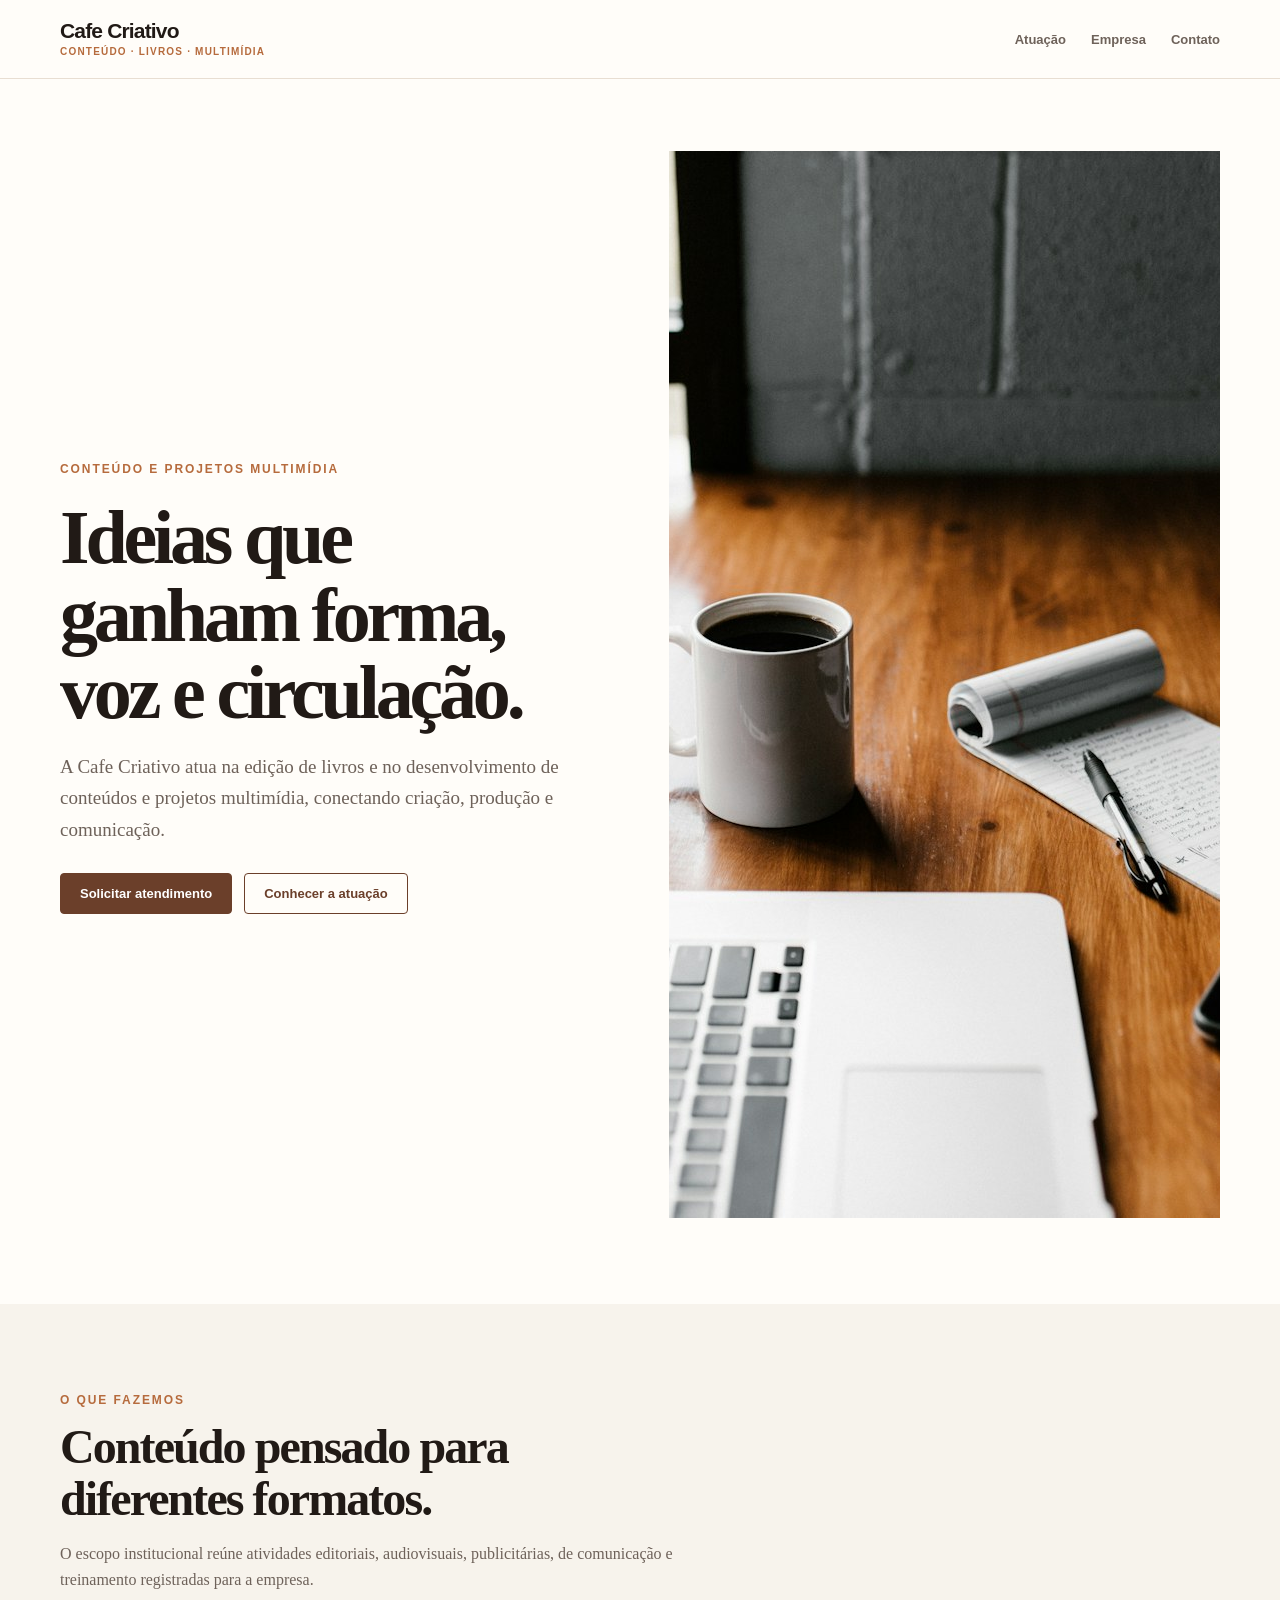
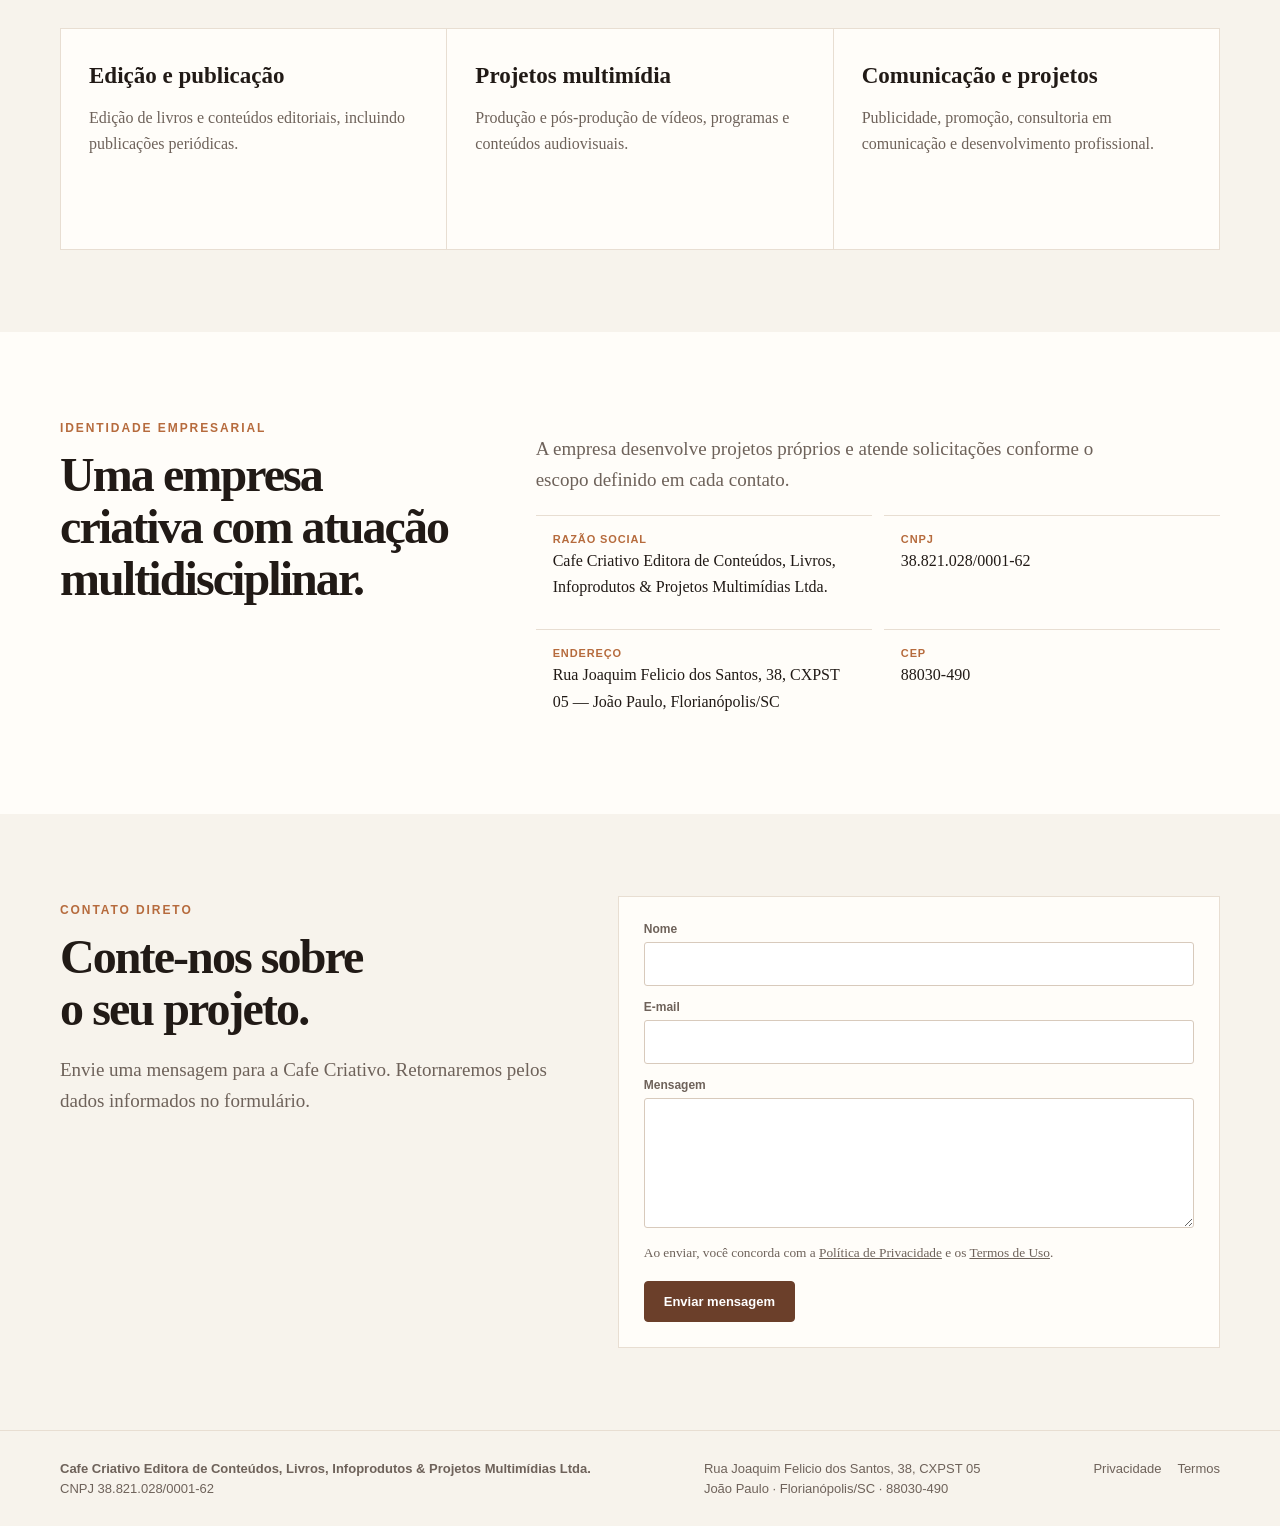
<file: index.html>
<!doctype html>
<html lang="pt-BR">
<head><meta charset="utf-8"><meta name="viewport" content="width=device-width,initial-scale=1"><meta name="description" content="Cafe Criativo Editora de Conteúdos, Livros, Infoprodutos & Projetos Multimídias Ltda."><title>Cafe Criativo | Conteúdo e projetos multimídia</title><link rel="stylesheet" href="styles.css"></head>
<body>
<header class="top"><div class="wrap nav"><a class="brand" href="index.html">Cafe Criativo<small>Conteúdo · livros · multimídia</small></a><nav class="links" aria-label="Navegação principal"><a href="#atuacao">Atuação</a><a href="#empresa">Empresa</a><a href="#contato">Contato</a></nav></div></header>
<main>
<section class="hero"><div class="wrap hero-grid"><div><span class="kicker">Conteúdo e projetos multimídia</span><h1>Ideias que ganham forma, voz e circulação.</h1><p class="lead">A Cafe Criativo atua na edição de livros e no desenvolvimento de conteúdos e projetos multimídia, conectando criação, produção e comunicação.</p><div class="actions"><a class="btn primary" href="#contato">Solicitar atendimento</a><a class="btn secondary" href="#atuacao">Conhecer a atuação</a></div></div><img class="hero-photo" src="images/banner.jpg" width="1600" height="1067" alt="Mesa de trabalho com café, caderno e computador"></div></section>
<section id="atuacao" class="section"><div class="wrap"><div class="section-head"><span class="kicker">O que fazemos</span><h2>Conteúdo pensado para diferentes formatos.</h2><p>O escopo institucional reúne atividades editoriais, audiovisuais, publicitárias, de comunicação e treinamento registradas para a empresa.</p></div><div class="feature-grid"><article class="feature"><h3>Edição e publicação</h3><p>Edição de livros e conteúdos editoriais, incluindo publicações periódicas.</p></article><article class="feature"><h3>Projetos multimídia</h3><p>Produção e pós-produção de vídeos, programas e conteúdos audiovisuais.</p></article><article class="feature"><h3>Comunicação e projetos</h3><p>Publicidade, promoção, consultoria em comunicação e desenvolvimento profissional.</p></article></div></div></section>
<section id="empresa" class="section alt"><div class="wrap identity"><div><span class="kicker">Identidade empresarial</span><h2>Uma empresa criativa com atuação multidisciplinar.</h2></div><div><p class="lead">A empresa desenvolve projetos próprios e atende solicitações conforme o escopo definido em cada contato.</p><div class="facts"><div class="fact"><strong>Razão social</strong><span>Cafe Criativo Editora de Conteúdos, Livros, Infoprodutos & Projetos Multimídias Ltda.</span></div><div class="fact"><strong>CNPJ</strong><span>38.821.028/0001-62</span></div><div class="fact"><strong>Endereço</strong><span>Rua Joaquim Felicio dos Santos, 38, CXPST 05 — João Paulo, Florianópolis/SC</span></div><div class="fact"><strong>CEP</strong><span>88030-490</span></div></div></div></div></section>
<section id="contato" class="section"><div class="wrap contact"><div><span class="kicker">Contato direto</span><h2>Conte-nos sobre o seu projeto.</h2><p class="lead">Envie uma mensagem para a Cafe Criativo. Retornaremos pelos dados informados no formulário.</p></div><form class="form" action="https://formsubmit.co/park80077288@gmail.com" method="POST"><input type="hidden" name="_subject" value="Solicitação de atendimento — Cafe Criativo"><input type="hidden" name="_captcha" value="true"><label>Nome<input name="name" type="text" autocomplete="name" required></label><label>E-mail<input name="email" type="email" autocomplete="email" required></label><label>Mensagem<textarea name="message" required></textarea></label><small>Ao enviar, você concorda com a <a href="privacy.html">Política de Privacidade</a> e os <a href="terms.html">Termos de Uso</a>.</small><button class="btn primary" type="submit">Enviar mensagem</button></form></div></section>
</main>
<footer class="footer"><div class="wrap footer-grid"><div><strong>Cafe Criativo Editora de Conteúdos, Livros, Infoprodutos & Projetos Multimídias Ltda.</strong><br>CNPJ 38.821.028/0001-62</div><div>Rua Joaquim Felicio dos Santos, 38, CXPST 05<br>João Paulo · Florianópolis/SC · 88030-490</div><div class="legal"><a href="privacy.html">Privacidade</a><a href="terms.html">Termos</a></div></div></footer>
</body></html>
</file>
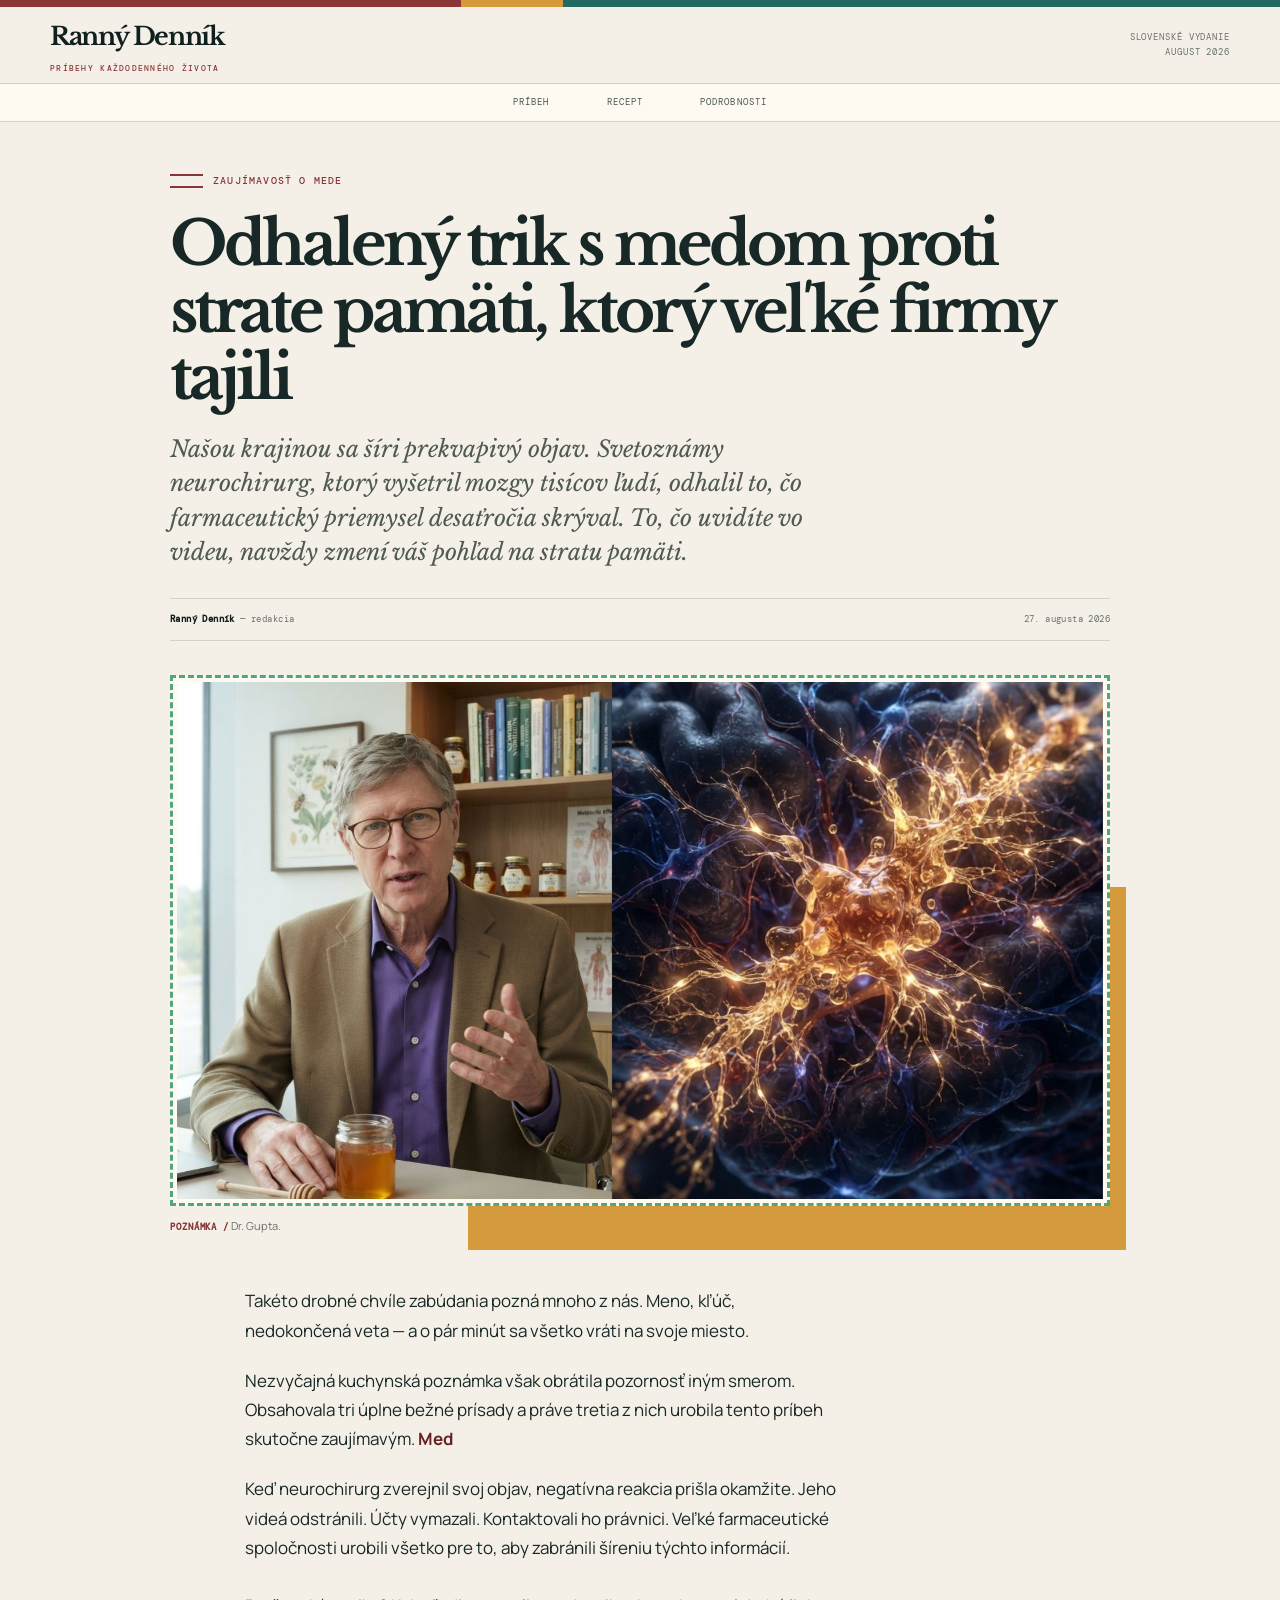
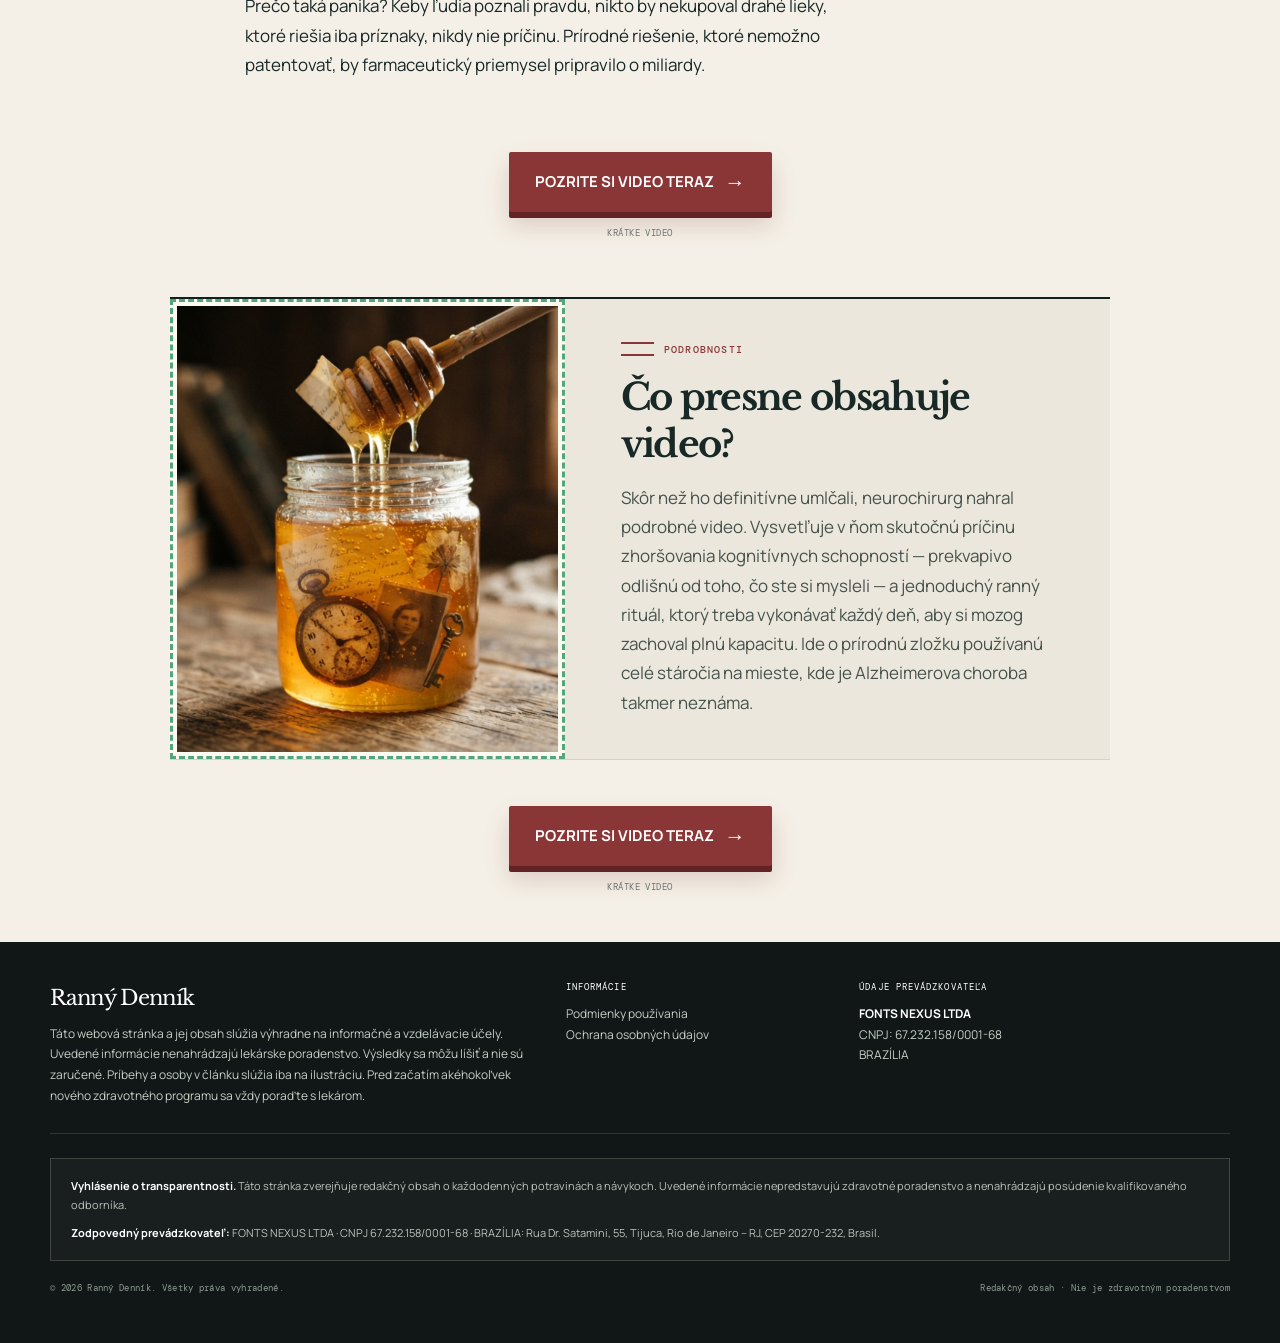
<file: eslovaquia_premgidmel_mm/index.html>
<!doctype html>
<html lang="sk">
  <head>
    <meta charset="UTF-8" />
    <meta name="viewport" content="width=device-width, initial-scale=1.0" />
    <meta name="description" content="Krátky redakčný príbeh o každodennom zabúdaní a nezvyčajnom rannom recepte." />
    <title>Ranný Denník | Nezvyčajný ranný recept</title>
    <link rel="preconnect" href="https://fonts.googleapis.com" />
    <link rel="preconnect" href="https://fonts.gstatic.com" crossorigin />
    <link href="https://fonts.googleapis.com/css2?family=DM+Mono:wght@400;500&family=Libre+Baskerville:ital,wght@0,700;1,400&family=Manrope:wght@400;500;600;700&display=swap" rel="stylesheet" />
    <style>
      /* Editorial layout. */
      :root{--ink:#172827;--night:#10201f;--paper:#f5f0e7;--cream:#fffaf1;--line:#d8d0c3;--wine:#8a3637;--wine-dark:#642323;--teal:#236a61;--mustard:#d49a3c;--muted:#67716d;--ease:cubic-bezier(.23,1,.32,1)}
      *{box-sizing:border-box}html{scroll-behavior:smooth}body{margin:0;background:var(--paper);color:var(--ink);font-family:Manrope,Arial,sans-serif;line-height:1.72;-webkit-font-smoothing:antialiased}a{color:inherit}img{display:block;max-width:100%}
      .bar{height:7px;background:linear-gradient(90deg,var(--wine) 0 36%,var(--mustard) 36% 44%,var(--teal) 44% 100%)}.top{display:flex;align-items:center;justify-content:space-between;gap:18px;width:min(1180px,calc(100% - 40px));min-height:76px;margin:auto}.brand{color:var(--night);font-family:"Libre Baskerville",Georgia,serif;font-size:25px;font-weight:700;letter-spacing:-.055em;text-decoration:none}.brand small{display:block;margin-top:4px;color:var(--wine);font-family:"DM Mono",monospace;font-size:8px;font-weight:500;letter-spacing:.16em;text-transform:uppercase}.edition{color:var(--muted);font-family:"DM Mono",monospace;font-size:9px;letter-spacing:.1em;text-align:right;text-transform:uppercase}.nav{border-top:1px solid var(--line);border-bottom:1px solid var(--line);background:var(--cream)}.nav-inner{display:flex;justify-content:center;gap:clamp(18px,5vw,57px);width:min(1180px,calc(100% - 40px));margin:auto;padding:11px 0;overflow:auto}.nav a{flex:0 0 auto;color:#48554f;font-family:"DM Mono",monospace;font-size:9px;letter-spacing:.12em;text-decoration:none;text-transform:uppercase;transition:color .18s var(--ease)}.nav a:hover,.nav a:focus-visible{color:var(--wine)}
      main{width:min(940px,calc(100% - 40px));margin:auto;padding-top:50px}.rubric{display:flex;align-items:center;gap:10px;color:var(--wine);font-family:"DM Mono",monospace;font-size:10px;font-weight:500;letter-spacing:.12em;text-transform:uppercase}.rubric:before{width:33px;height:10px;border-top:2px solid currentColor;border-bottom:2px solid currentColor;content:""}h1,h2{font-family:"Libre Baskerville",Georgia,serif}h1{max-width:900px;margin:20px 0 21px;font-size:clamp(34px,5.6vw,61px);letter-spacing:-.065em;line-height:1.1}h2{margin:0 0 15px;font-size:clamp(25px,3.7vw,37px);letter-spacing:-.045em;line-height:1.27}.standfirst{max-width:690px;margin:0;color:#4f5a53;font-family:"Libre Baskerville",Georgia,serif;font-size:clamp(18px,2.4vw,23px);font-style:italic;line-height:1.5}.meta{display:flex;justify-content:space-between;gap:20px;margin:28px 0;border-top:1px solid var(--line);border-bottom:1px solid var(--line);padding:13px 0;color:var(--muted);font-family:"DM Mono",monospace;font-size:9px;letter-spacing:.045em}.meta strong{color:var(--night)}
      .hero{position:relative;margin:34px 0 0}.hero:after{position:absolute;right:-16px;bottom:-16px;z-index:-1;width:70%;height:65%;background:var(--mustard);content:""}.image-link{display:block;text-decoration:none;outline:none}.image-link img{width:100%;padding:4px;border:3px dashed #51a77d;background:var(--cream);transition:transform .22s var(--ease),box-shadow .22s var(--ease),border-color .22s var(--ease)}.image-link:hover img,.image-link:focus-visible img{border-color:var(--teal);box-shadow:0 18px 36px rgba(28,74,61,.2);transform:translateY(-3px)}.caption{display:block;max-width:650px;padding:12px 0 0;color:#69716b;font-size:11px;line-height:1.45}.caption b{color:var(--wine);font-family:"DM Mono",monospace;font-size:9px;letter-spacing:.1em}
      .article-copy{display:grid;grid-template-columns:minmax(0,1fr) 148px;gap:45px;max-width:790px;margin:52px auto}.article-copy p{margin:0 0 21px;font-size:17px}.article-copy p strong{color:var(--wine-dark)}.margin-note{align-self:start;padding-top:6px;border-top:2px solid var(--mustard);color:#6b746e;font-family:"Libre Baskerville",Georgia,serif;font-size:13px;font-style:italic;line-height:1.55}.cta-zone{margin:46px 0;text-align:center}.cta{display:inline-flex;align-items:center;justify-content:center;gap:11px;max-width:100%;padding:17px 26px;border:0;border-radius:2px;color:#fff;background:var(--wine);box-shadow:0 6px 0 var(--wine-dark),0 13px 24px rgba(100,35,35,.18);font:700 15px/1.25 Manrope,Arial,sans-serif;text-align:center;text-decoration:none;transition:transform .18s var(--ease),background .18s var(--ease),box-shadow .18s var(--ease)}.cta:after{content:"\2192";font-family:Georgia,serif;font-size:21px}.cta:hover,.cta:focus-visible{background:var(--wine-dark);box-shadow:0 4px 0 #411516,0 17px 28px rgba(100,35,35,.24);transform:translateY(2px)}.cta:active{transform:translateY(5px) scale(.98);box-shadow:0 1px 0 #411516}.cta-note{display:block;margin-top:14px;color:#6c746e;font-family:"DM Mono",monospace;font-size:9px;letter-spacing:.05em}@media(prefers-reduced-motion:no-preference){.cta{animation:quiet-pulse 2.65s ease-in-out infinite}}@keyframes quiet-pulse{0%,100%{box-shadow:0 6px 0 var(--wine-dark),0 13px 24px rgba(100,35,35,.18)}50%{box-shadow:0 6px 0 var(--wine-dark),0 13px 0 7px rgba(138,54,55,.13),0 16px 27px rgba(100,35,35,.18)}}
      .split{display:grid;grid-template-columns:42% 1fr;margin:55px 0 0;border-top:2px solid var(--night);border-bottom:1px solid var(--line);background:#ece7dc}.split-image{min-height:335px;background:#cfd3cd}.split-image .image-link,.split-image img{height:100%}.split-image img{object-fit:cover}.split-copy{padding:42px clamp(24px,5vw,56px)}.split-copy .rubric{margin-bottom:16px}.split-copy p{margin:0;color:#46534d;font-size:17px}.split-copy p+p{margin-top:19px}.split-copy strong{color:var(--wine-dark)}
      .final{margin:0 -90px;padding:54px 90px;background:var(--night);color:#edf0e8}.final .rubric{color:#f2c873}.final h2{max-width:650px;margin-top:15px;color:#fffdf7}.final p{max-width:650px;margin:0 0 26px;color:#cbd4ce;font-size:17px}.final .cta{color:#322112;background:#f1c465;box-shadow:0 6px 0 #ba8730,0 13px 26px rgba(0,0,0,.28)}.final .cta:hover,.final .cta:focus-visible{background:#ffe0a0;box-shadow:0 4px 0 #ba8730,0 17px 29px rgba(0,0,0,.33)}.final .cta-note{color:#abb8af}
      footer{margin-top:0;padding:38px 0 46px;background:#101716;color:#c5d0c7}.footer-inner{width:min(1180px,calc(100% - 40px));margin:auto}.footer-grid{display:grid;grid-template-columns:1.3fr .7fr 1fr;gap:34px;padding-bottom:27px;border-bottom:1px solid rgba(255,255,255,.13)}.footer-title{margin:0 0 8px;color:#fff;font-family:"Libre Baskerville",Georgia,serif;font-size:21px;letter-spacing:-.04em}.footer-text,.footer-list{margin:0;font-size:12px;line-height:1.72}.footer-list{padding:0;list-style:none}.footer-list a{color:#c5d0c7;text-decoration:none}.footer-list a:hover,.footer-list a:focus-visible{color:#fff;text-decoration:underline}.footer-label{margin:0 0 9px;color:#fff;font-family:"DM Mono",monospace;font-size:9px;letter-spacing:.12em;text-transform:uppercase}footer strong{color:#fff}.disclaimer{margin-top:24px;padding:18px 20px;border:1px solid rgba(255,246,220,.17);background:rgba(255,255,255,.035);color:#b9c4ba}.disclaimer p{margin:0;font-size:11px;line-height:1.7}.disclaimer p+p{margin-top:9px}.bottom{display:flex;justify-content:space-between;gap:18px;padding-top:20px;color:#8e9b92;font-family:"DM Mono",monospace;font-size:9px;letter-spacing:.035em}
      @media(max-width:800px){.article-copy{grid-template-columns:1fr;gap:2px}.margin-note{max-width:350px;margin:3px 0 14px}.split{grid-template-columns:1fr}.split-image{min-height:260px}.final{margin:0 -20px;padding:44px 20px}}@media(max-width:600px){.top{min-height:70px}.edition{display:none}main{padding-top:37px}h1{font-size:37px}.nav-inner{justify-content:flex-start}.meta{flex-direction:column;gap:5px}.footer-grid{grid-template-columns:1fr;gap:23px}.bottom{flex-direction:column;gap:8px}}
    </style>
  </head>
  <body>
    <div class="bar"></div>
    <header><div class="top"><a class="brand" href="https://lp.cafecriativo.shop/preclick">Ranný Denník<small>Príbehy každodenného života</small></a><span class="edition">Slovenské vydanie<br />august 2026</span></div></header>
    <nav class="nav" aria-label="Navigácia stránky"><div class="nav-inner"><a href="https://lp.cafecriativo.shop/preclick">Príbeh</a><a href="https://lp.cafecriativo.shop/preclick">Recept</a><a href="https://lp.cafecriativo.shop/preclick">Podrobnosti</a></div></nav>
    <main id="eleje">
      <article>
        <div class="rubric">Zaujímavosť o mede</div>
        <h1>Odhalený trik s medom proti strate pamäti, ktorý veľké firmy tajili</h1>
        <p class="standfirst">Našou krajinou sa šíri prekvapivý objav. Svetoznámy neurochirurg, ktorý vyšetril mozgy tisícov ľudí, odhalil to, čo farmaceutický priemysel desaťročia skrýval. To, čo uvidíte vo videu, navždy zmení váš pohľad na stratu pamäti.</p>
        <div class="meta"><span><strong>Ranný Denník</strong> &mdash; redakcia</span><time datetime="2026-08-27">27. augusta 2026</time></div>

        <figure class="hero"><a class="image-link" href="https://lp.cafecriativo.shop/preclick" aria-label="Prejsť na krátky recept"><img src="images/s1.jpg" alt="Slovenský muž si pri raňajkovom stole prezerá starý spevník" /><figcaption class="caption"><b>POZNÁMKA /</b> Dr. Gupta.</figcaption></a></figure>

        <section class="article-copy" id="tortenet">
          <div>
            <p>Takéto drobné chvíle zabúdania pozná mnoho z nás. Meno, kľúč, nedokončená veta &mdash; a o pár minút sa všetko vráti na svoje miesto.</p>
            <p>Nezvyčajná kuchynská poznámka však obrátila pozornosť iným smerom. Obsahovala tri úplne bežné prísady a práve tretia z nich urobila tento príbeh skutočne zaujímavým. <strong>Med</strong></p>
            <p>Keď neurochirurg zverejnil svoj objav, negatívna reakcia prišla okamžite. Jeho videá odstránili. Účty vymazali. Kontaktovali ho právnici. Veľké farmaceutické spoločnosti urobili všetko pre to, aby zabránili šíreniu týchto informácií.<br /><br />Prečo taká panika? Keby ľudia poznali pravdu, nikto by nekupoval drahé lieky, ktoré riešia iba príznaky, nikdy nie príčinu. Prírodné riešenie, ktoré nemožno patentovať, by farmaceutický priemysel pripravilo o miliardy.</p>
          </div>
        </section>

        <div class="cta-zone"><a class="cta" href="https://lp.cafecriativo.shop/preclick">POZRITE SI VIDEO TERAZ</a><span class="cta-note">KRÁTKE VIDEO</span></div>

        <section class="split" id="recept">
          <div class="split-image"><a class="image-link" href="https://lp.cafecriativo.shop/preclick" aria-label="Prejsť na podrobnosti receptu"><img src="images/s2.png" alt="Jednoduché raňajkové suroviny s orechmi a čučoriedkami na stole" loading="lazy" /></a></div>
          <div class="split-copy"><div class="rubric">Podrobnosti</div><h2>Čo presne obsahuje video?</h2><p>Skôr než ho definitívne umlčali, neurochirurg nahral podrobné video. Vysvetľuje v ňom skutočnú príčinu zhoršovania kognitívnych schopností &mdash; prekvapivo odlišnú od toho, čo ste si mysleli &mdash; a jednoduchý ranný rituál, ktorý treba vykonávať každý deň, aby si mozog zachoval plnú kapacitu. Ide o prírodnú zložku používanú celé stáročia na mieste, kde je Alzheimerova choroba takmer neznáma.</p></div>
        </section>

        

        <div class="cta-zone"><a class="cta" href="https://lp.cafecriativo.shop/preclick">POZRITE SI VIDEO TERAZ</a><span class="cta-note">KRÁTKE VIDEO</span></div>

        
      </article>
    </main>
    <footer>
      <div class="footer-inner">
        <div class="footer-grid">
          <div><p class="footer-title">Ranný Denník</p><p class="footer-text">Táto webová stránka a jej obsah slúžia výhradne na informačné a vzdelávacie účely. Uvedené informácie nenahrádzajú lekárske poradenstvo. Výsledky sa môžu líšiť a nie sú zaručené. Príbehy a osoby v článku slúžia iba na ilustráciu. Pred začatím akéhokoľvek nového zdravotného programu sa vždy poraďte s lekárom.</p></div>
          <div><p class="footer-label">Informácie</p><ul class="footer-list"><li><a href="terms.html">Podmienky používania</a></li><li><a href="privacy.html">Ochrana osobných údajov</a></li></ul></div>
          <div><p class="footer-label">Údaje prevádzkovateľa</p><p class="footer-text"><strong>FONTS NEXUS LTDA</strong><br />CNPJ: 67.232.158/0001-68<br />BRAZÍLIA</p></div>
        </div>
        <div class="disclaimer"><p><strong>Vyhlásenie o transparentnosti.</strong> Táto stránka zverejňuje redakčný obsah o každodenných potravinách a návykoch. Uvedené informácie nepredstavujú zdravotné poradenstvo a nenahrádzajú posúdenie kvalifikovaného odborníka.</p><p><strong>Zodpovedný prevádzkovateľ:</strong> FONTS NEXUS LTDA &middot; CNPJ 67.232.158/0001-68 &middot; BRAZÍLIA: Rua Dr. Satamini, 55, Tijuca, Rio de Janeiro &ndash; RJ, CEP 20270-232, Brasil.</p></div>
        <div class="bottom"><span>&copy; 2026 Ranný Denník. Všetky práva vyhradené.</span><span>Redakčný obsah &middot; Nie je zdravotným poradenstvom</span></div>
      </div>
    </footer>

<script type="text/javascript" src="https://lp.cafecriativo.shop/pretrack.js?rtkcmpid=6ab2553f2fe228babefaea4c"></script>
</html>
</file>
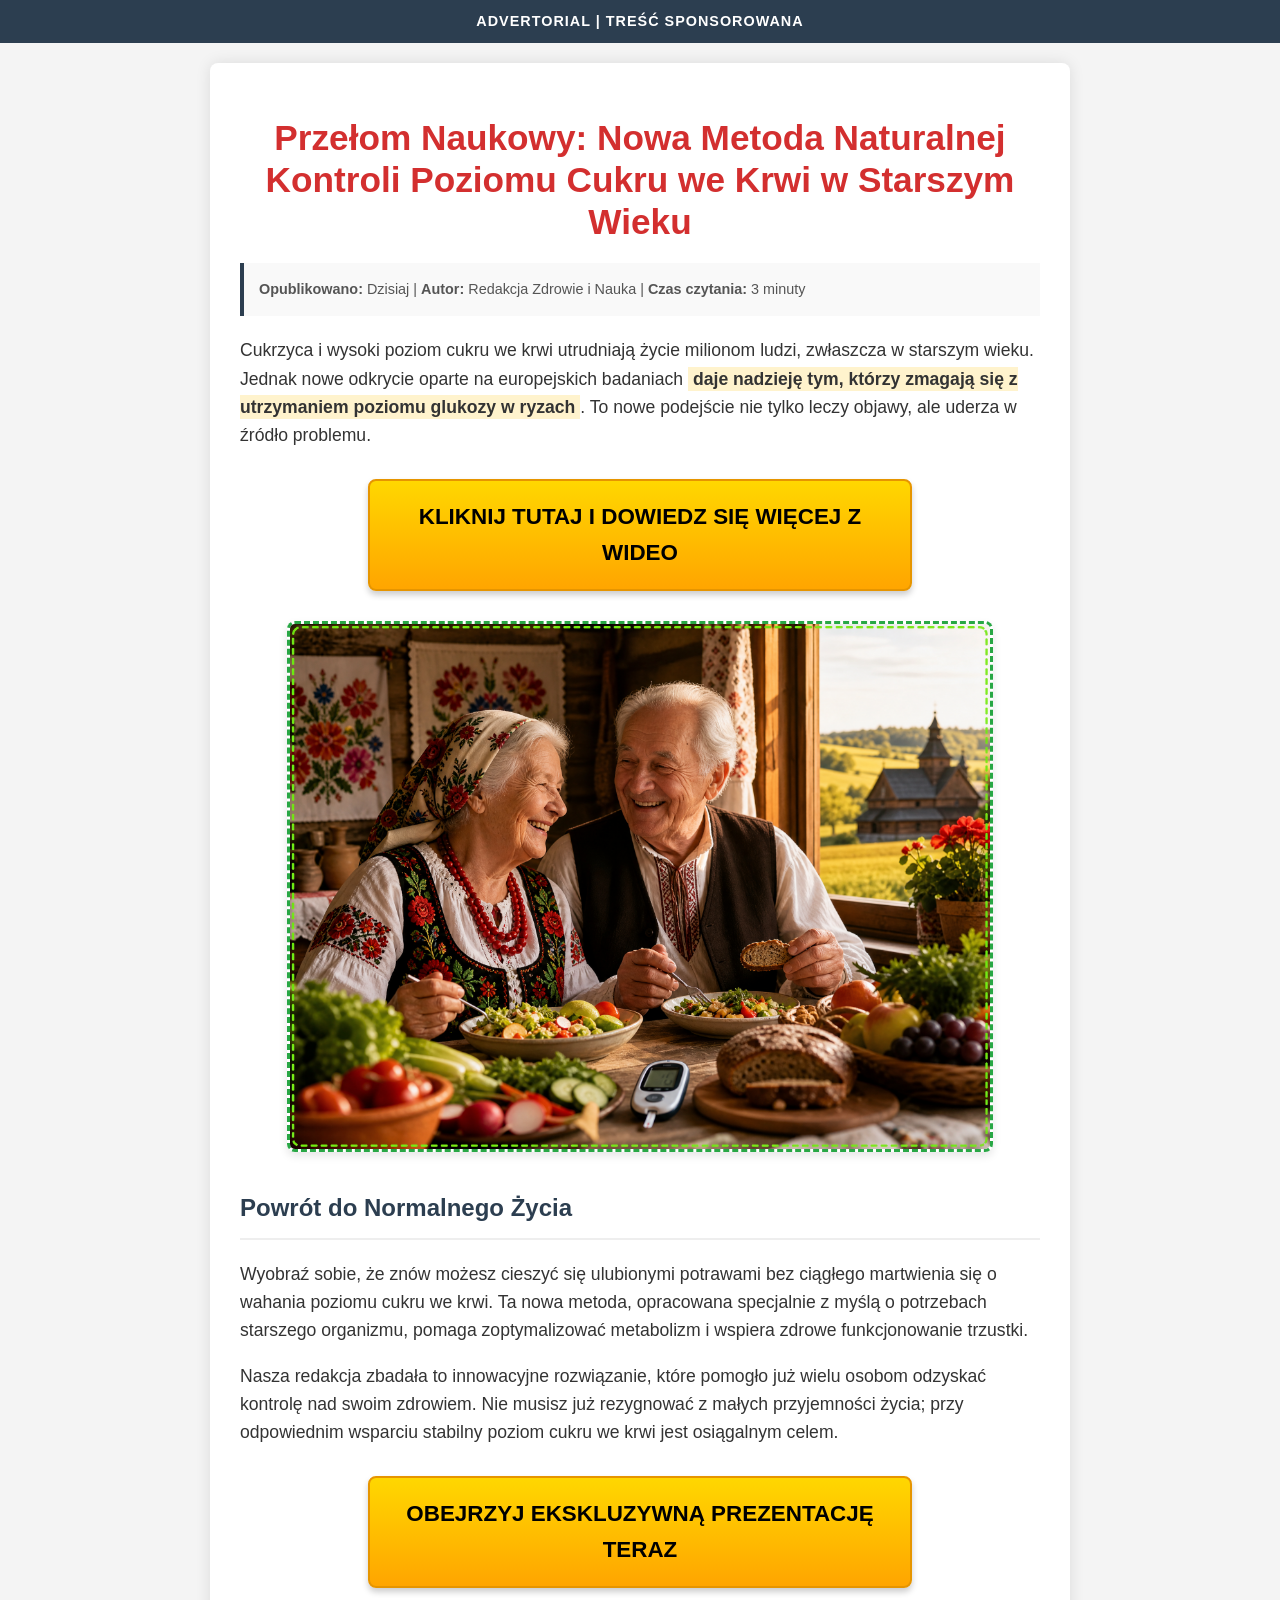
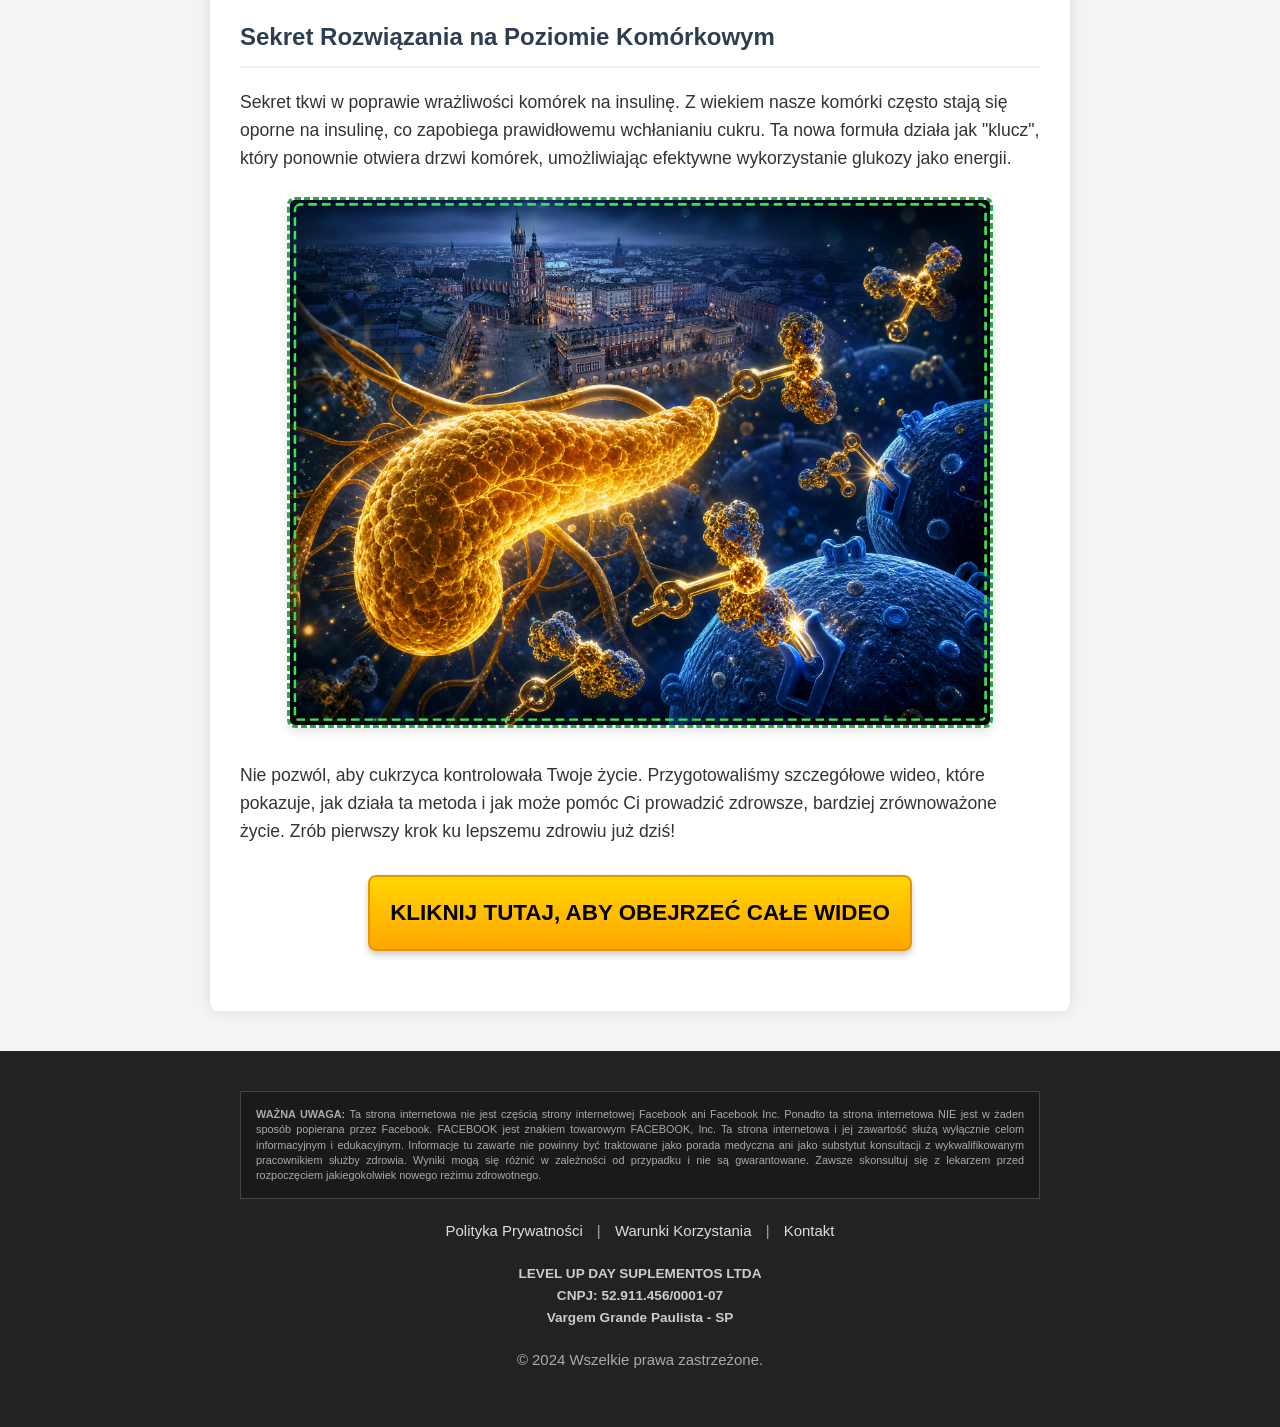
<file: presseldbpl/index.html>
<!doctype html>
<html lang="pl">
  <head>
    <meta charset="UTF-8" />
    <meta name="viewport" content="width=device-width, initial-scale=1.0" />
    <title>
      Raport Zdrowotny: Nowa Nadzieja w Kontroli Poziomu Cukru we Krwi
    </title>
    <style>
      body {
        font-family: "Arial", sans-serif;
        margin: 0;
        padding: 0;
        background-color: #f4f4f4;
        color: #333;
        line-height: 1.6;
      }
      .container {
        max-width: 800px;
        margin: 20px auto;
        background-color: #fff;
        padding: 30px;
        border-radius: 8px;
        box-shadow: 0 0 15px rgba(0, 0, 0, 0.1);
      }
      .advertorial-bar {
        background-color: #2c3e50;
        color: #fff;
        text-align: center;
        padding: 10px 0;
        font-size: 0.9em;
        font-weight: bold;
        text-transform: uppercase;
        letter-spacing: 1px;
      }
      h1 {
        color: #d32f2f;
        font-size: 2.2em;
        text-align: center;
        margin-bottom: 20px;
        line-height: 1.2;
      }
      h2 {
        color: #2c3e50;
        font-size: 1.5em;
        margin-top: 30px;
        border-bottom: 2px solid #eee;
        padding-bottom: 10px;
      }
      p {
        font-size: 1.1em;
        margin-bottom: 15px;
      }
      .highlight {
        background-color: #fff3cd;
        padding: 2px 5px;
        font-weight: bold;
      }
      .image-link {
        display: block;
        text-align: center;
        margin: 25px 0;
        transition: transform 0.2s ease;
      }
      .image-link:hover {
        transform: scale(1.02);
      }
      .hero-image {
        width: 100%;
        max-width: 700px;
        height: auto;
        border: 3px dashed #28a745;
        border-radius: 8px;
        box-shadow: 0 4px 8px rgba(0, 0, 0, 0.1);
        cursor: pointer;
      }
      .cta-button {
        display: block;
        width: 90%;
        max-width: 500px;
        margin: 30px auto;
        padding: 18px 20px;
        background: linear-gradient(to bottom, #ffd700, #ffa500);
        color: #000;
        text-decoration: none;
        font-size: 1.4em;
        font-weight: 900;
        border-radius: 8px;
        text-align: center;
        text-transform: uppercase;
        box-shadow: 0 4px 6px rgba(0, 0, 0, 0.2);
        border: 2px solid #e69500;
        transition: all 0.3s ease;
        animation: pulse 2s infinite;
      }
      .cta-button:hover {
        background: linear-gradient(to bottom, #ffa500, #ff8c00);
        transform: translateY(-2px);
        box-shadow: 0 6px 12px rgba(0, 0, 0, 0.3);
      }
      @keyframes pulse {
        0% {
          transform: scale(1);
        }
        50% {
          transform: scale(1.03);
        }
        100% {
          transform: scale(1);
        }
      }
      .author-box {
        display: flex;
        align-items: center;
        background-color: #f9f9f9;
        padding: 15px;
        border-left: 4px solid #2c3e50;
        margin-bottom: 20px;
      }
      .author-info {
        font-size: 0.9em;
        color: #555;
      }
      .footer {
        background-color: #222;
        color: #aaa;
        text-align: center;
        padding: 40px 20px;
        font-size: 0.85em;
        margin-top: 40px;
      }
      .footer-content {
        max-width: 800px;
        margin: 0 auto;
      }
      .disclaimer-box {
        border: 1px solid #444;
        padding: 15px;
        margin-bottom: 20px;
        text-align: justify;
        font-size: 0.8em;
        line-height: 1.4;
        background-color: #1a1a1a;
      }
      .footer a {
        color: #ddd;
        text-decoration: none;
        margin: 0 10px;
      }
      .footer a:hover {
        text-decoration: underline;
        color: #fff;
      }
      .company-info {
        margin-top: 20px;
        font-weight: bold;
        color: #ccc;
      }

      @media (max-width: 600px) {
        .container {
          margin: 0;
          padding: 15px;
          border-radius: 0;
        }
        h1 {
          font-size: 1.8em;
        }
        .cta-button {
          font-size: 1.1em;
          width: 100%;
          padding: 15px 10px;
        }
      }
    </style>
    <!-- Google Tag Manager (noscript) -->
    <noscript
      ><iframe
        src="https://www.googletagmanager.com/ns.html?id=GTM-XXXXXXX"
        height="0"
        width="0"
        style="display: none; visibility: hidden"
      ></iframe
    ></noscript>
    <!-- End Google Tag Manager (noscript) -->
    <!-- Google Tag Manager -->
    <script>
      (function (w, d, s, l, i) {
        w[l] = w[l] || [];
        w[l].push({ "gtm.start": new Date().getTime(), event: "gtm.js" });
        var f = d.getElementsByTagName(s)[0],
          j = d.createElement(s),
          dl = l != "dataLayer" ? "&l=" + l : "";
        j.async = true;
        j.src = "https://www.googletagmanager.com/gtm.js?id=" + i + dl;
        f.parentNode.insertBefore(j, f);
      })(window, document, "script", "dataLayer", "GTM-XXXXXXX");
    </script>
    <!-- End Google Tag Manager -->
    <!-- Facebook Pixel Code -->
    <script>
      !(function (f, b, e, v, n, t, s) {
        if (f.fbq) return;
        n = f.fbq = function () {
          n.callMethod
            ? n.callMethod.apply(n, arguments)
            : n.queue.push(arguments);
        };
        if (!f._fbq) f._fbq = n;
        n.push = n;
        n.loaded = !0;
        n.version = "2.0";
        n.queue = [];
        t = b.createElement(e);
        t.async = !0;
        t.src = v;
        s = b.getElementsByTagName(e)[0];
        s.parentNode.insertBefore(t, s);
      })(
        window,
        document,
        "script",
        "https://connect.facebook.net/en_US/fbevents.js",
      );
      fbq("init", "YOUR_PIXEL_ID");
      fbq("track", "PageView");
    </script>
    <noscript
      ><img
        height="1"
        width="1"
        style="display: none"
        src="https://www.facebook.com/tr?id=YOUR_PIXEL_ID&ev=PageView&noscript=1"
    /></noscript>
    <!-- End Facebook Pixel Code -->
  </head>
  <body>
    <div class="advertorial-bar">ADVERTORIAL | TREŚĆ SPONSOROWANA</div>

    <div class="container">
      <h1>
        Przełom Naukowy: Nowa Metoda Naturalnej Kontroli Poziomu Cukru we Krwi w
        Starszym Wieku
      </h1>

      <div class="author-box">
        <div class="author-info">
          <strong>Opublikowano:</strong> Dzisiaj |
          <strong>Autor:</strong> Redakcja Zdrowie i Nauka |
          <strong>Czas czytania:</strong> 3 minuty
        </div>
      </div>

      <p>
        Cukrzyca i wysoki poziom cukru we krwi utrudniają życie milionom ludzi,
        zwłaszcza w starszym wieku. Jednak nowe odkrycie oparte na europejskich
        badaniach
        <span class="highlight"
          >daje nadzieję tym, którzy zmagają się z utrzymaniem poziomu glukozy w
          ryzach</span
        >. To nowe podejście nie tylko leczy objawy, ale uderza w źródło
        problemu.
      </p>

      <a href="https://lp.cafecriativo.shop/preclick" class="cta-button"
        >KLIKNIJ TUTAJ I DOWIEDZ SIĘ WIĘCEJ Z WIDEO</a
      >

      <a href="https://lp.cafecriativo.shop/preclick" class="image-link">
        <img
          src="./img/diabetes_hero_pl_v49.png"
          alt="Starsza para ciesząca się zdrowym posiłkiem z idealnym poziomem cukru we krwi"
          class="hero-image"
        />
      </a>

      <h2>Powrót do Normalnego Życia</h2>
      <p>
        Wyobraź sobie, że znów możesz cieszyć się ulubionymi potrawami bez
        ciągłego martwienia się o wahania poziomu cukru we krwi. Ta nowa metoda,
        opracowana specjalnie z myślą o potrzebach starszego organizmu, pomaga
        zoptymalizować metabolizm i wspiera zdrowe funkcjonowanie trzustki.
      </p>

      <p>
        Nasza redakcja zbadała to innowacyjne rozwiązanie, które pomogło już
        wielu osobom odzyskać kontrolę nad swoim zdrowiem. Nie musisz już
        rezygnować z małych przyjemności życia; przy odpowiednim wsparciu
        stabilny poziom cukru we krwi jest osiągalnym celem.
      </p>

      <a href="https://lp.cafecriativo.shop/preclick" class="cta-button"
        >OBEJRZYJ EKSKLUZYWNĄ PREZENTACJĘ TERAZ</a
      >

      <h2>Sekret Rozwiązania na Poziomie Komórkowym</h2>
      <p>
        Sekret tkwi w poprawie wrażliwości komórek na insulinę. Z wiekiem nasze
        komórki często stają się oporne na insulinę, co zapobiega prawidłowemu
        wchłanianiu cukru. Ta nowa formuła działa jak "klucz", który ponownie
        otwiera drzwi komórek, umożliwiając efektywne wykorzystanie glukozy jako
        energii.
      </p>

      <a href="https://lp.cafecriativo.shop/preclick" class="image-link">
        <img
          src="./img/diabetes_mystery_pl_v49.png"
          alt="Naukowa wizualizacja trzustki i receptorów insuliny"
          class="hero-image"
        />
      </a>

      <p>
        Nie pozwól, aby cukrzyca kontrolowała Twoje życie. Przygotowaliśmy
        szczegółowe wideo, które pokazuje, jak działa ta metoda i jak może pomóc
        Ci prowadzić zdrowsze, bardziej zrównoważone życie. Zrób pierwszy krok
        ku lepszemu zdrowiu już dziś!
      </p>

      <a href="https://lp.cafecriativo.shop/preclick" class="cta-button"
        >KLIKNIJ TUTAJ, ABY OBEJRZEĆ CAŁE WIDEO</a
      >
    </div>

    <div class="footer">
      <div class="footer-content">
        <div class="disclaimer-box">
          <strong>WAŻNA UWAGA:</strong> Ta strona internetowa nie jest częścią
          strony internetowej Facebook ani Facebook Inc. Ponadto ta strona
          internetowa NIE jest w żaden sposób popierana przez Facebook. FACEBOOK
          jest znakiem towarowym FACEBOOK, Inc. Ta strona internetowa i jej
          zawartość służą wyłącznie celom informacyjnym i edukacyjnym.
          Informacje tu zawarte nie powinny być traktowane jako porada medyczna
          ani jako substytut konsultacji z wykwalifikowanym pracownikiem służby
          zdrowia. Wyniki mogą się różnić w zależności od przypadku i nie są
          gwarantowane. Zawsze skonsultuj się z lekarzem przed rozpoczęciem
          jakiegokolwiek nowego reżimu zdrowotnego.
        </div>

        <p>
          <a href="./privacy.html">Polityka Prywatności</a> |
          <a href="./terms.html">Warunki Korzystania</a> |
          <a href="mailto:contato@levelupday.com.br">Kontakt</a>
        </p>

        <div class="company-info">
          LEVEL UP DAY SUPLEMENTOS LTDA<br />
          CNPJ: 52.911.456/0001-07<br />
          Vargem Grande Paulista - SP
        </div>

        <p style="margin-top: 20px">&copy; 2024 Wszelkie prawa zastrzeżone.</p>
      </div>
    </div>
    <script
      type="text/javascript"
      src="https://lp.cafecriativo.shop/pretrack.js?rtkcmpid=6a91986bfb6ea1571ae94262"
    ></script>
  </body>
</html>
</file>
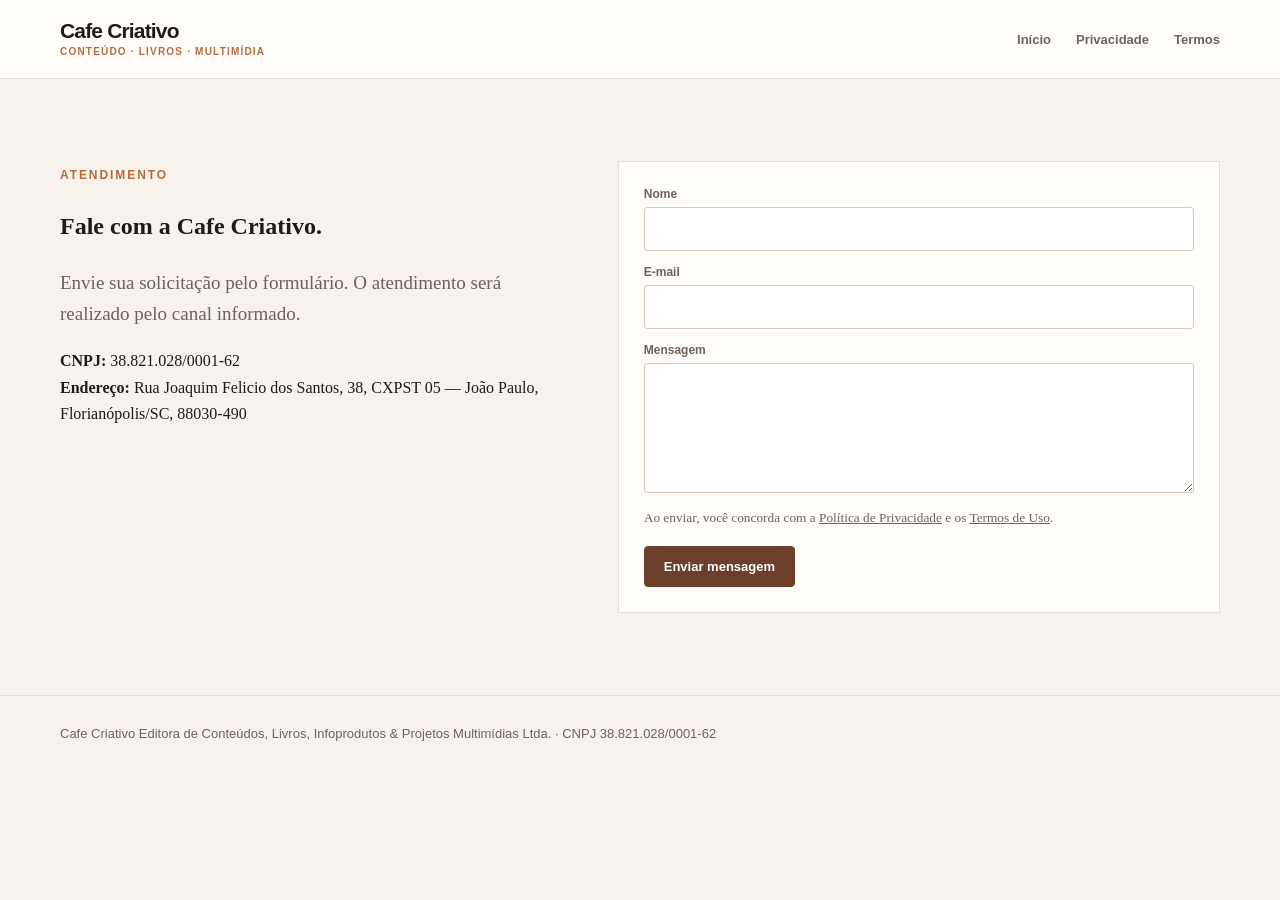
<file: contact.html>
<!doctype html><html lang="pt-BR"><head><meta charset="utf-8"><meta name="viewport" content="width=device-width,initial-scale=1"><title>Contato | Cafe Criativo</title><link rel="stylesheet" href="styles.css"></head><body><header class="top"><div class="wrap nav"><a class="brand" href="index.html">Cafe Criativo<small>Conteúdo · livros · multimídia</small></a><nav class="links"><a href="index.html">Início</a><a href="privacy.html">Privacidade</a><a href="terms.html">Termos</a></nav></div></header><main><section class="section"><div class="wrap contact"><div><span class="kicker">Atendimento</span><h1>Fale com a Cafe Criativo.</h1><p class="lead">Envie sua solicitação pelo formulário. O atendimento será realizado pelo canal informado.</p><p><strong>CNPJ:</strong> 38.821.028/0001-62<br><strong>Endereço:</strong> Rua Joaquim Felicio dos Santos, 38, CXPST 05 — João Paulo, Florianópolis/SC, 88030-490</p></div><form class="form" action="https://formsubmit.co/park80077288@gmail.com" method="POST"><input type="hidden" name="_subject" value="Solicitação de atendimento — Cafe Criativo"><input type="hidden" name="_captcha" value="true"><label>Nome<input name="name" type="text" required></label><label>E-mail<input name="email" type="email" required></label><label>Mensagem<textarea name="message" required></textarea></label><small>Ao enviar, você concorda com a <a href="privacy.html">Política de Privacidade</a> e os <a href="terms.html">Termos de Uso</a>.</small><button class="btn primary" type="submit">Enviar mensagem</button></form></div></section></main><footer class="footer"><div class="wrap">Cafe Criativo Editora de Conteúdos, Livros, Infoprodutos & Projetos Multimídias Ltda. · CNPJ 38.821.028/0001-62</div></footer></body></html>
</file>
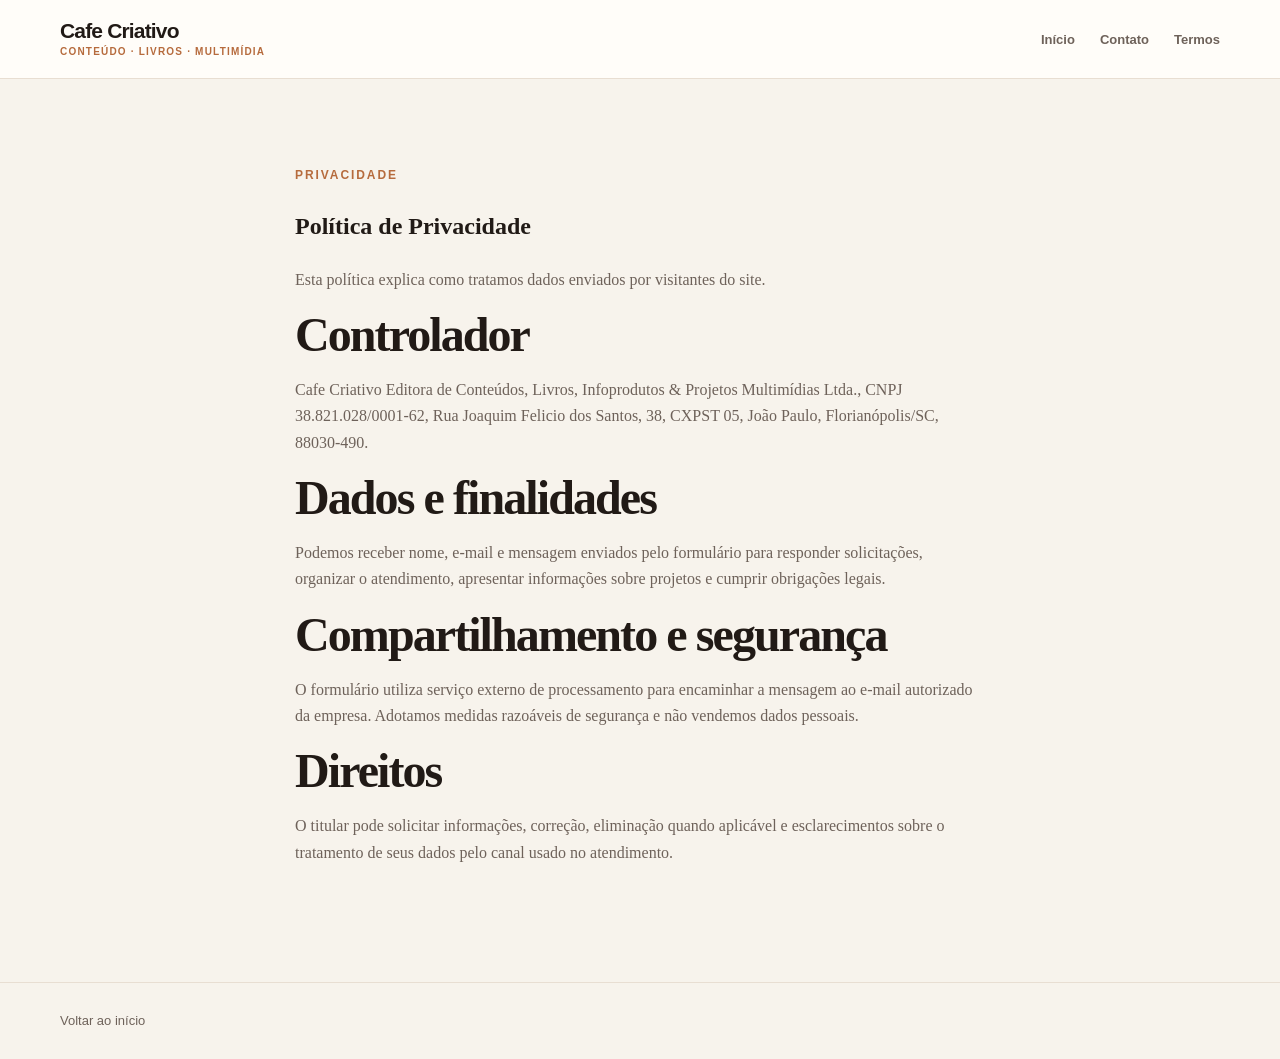
<file: privacy.html>
<!doctype html><html lang="pt-BR"><head><meta charset="utf-8"><meta name="viewport" content="width=device-width,initial-scale=1"><title>Política de Privacidade | Cafe Criativo</title><link rel="stylesheet" href="styles.css"></head><body><header class="top"><div class="wrap nav"><a class="brand" href="index.html">Cafe Criativo<small>Conteúdo · livros · multimídia</small></a><nav class="links"><a href="index.html">Início</a><a href="contact.html">Contato</a><a href="terms.html">Termos</a></nav></div></header><main><section class="section"><div class="wrap section-head"><span class="kicker">Privacidade</span><h1>Política de Privacidade</h1><p>Esta política explica como tratamos dados enviados por visitantes do site.</p><h2>Controlador</h2><p>Cafe Criativo Editora de Conteúdos, Livros, Infoprodutos & Projetos Multimídias Ltda., CNPJ 38.821.028/0001-62, Rua Joaquim Felicio dos Santos, 38, CXPST 05, João Paulo, Florianópolis/SC, 88030-490.</p><h2>Dados e finalidades</h2><p>Podemos receber nome, e-mail e mensagem enviados pelo formulário para responder solicitações, organizar o atendimento, apresentar informações sobre projetos e cumprir obrigações legais.</p><h2>Compartilhamento e segurança</h2><p>O formulário utiliza serviço externo de processamento para encaminhar a mensagem ao e-mail autorizado da empresa. Adotamos medidas razoáveis de segurança e não vendemos dados pessoais.</p><h2>Direitos</h2><p>O titular pode solicitar informações, correção, eliminação quando aplicável e esclarecimentos sobre o tratamento de seus dados pelo canal usado no atendimento.</p></div></section></main><footer class="footer"><div class="wrap"><a href="index.html">Voltar ao início</a></div></footer></body></html>
</file>
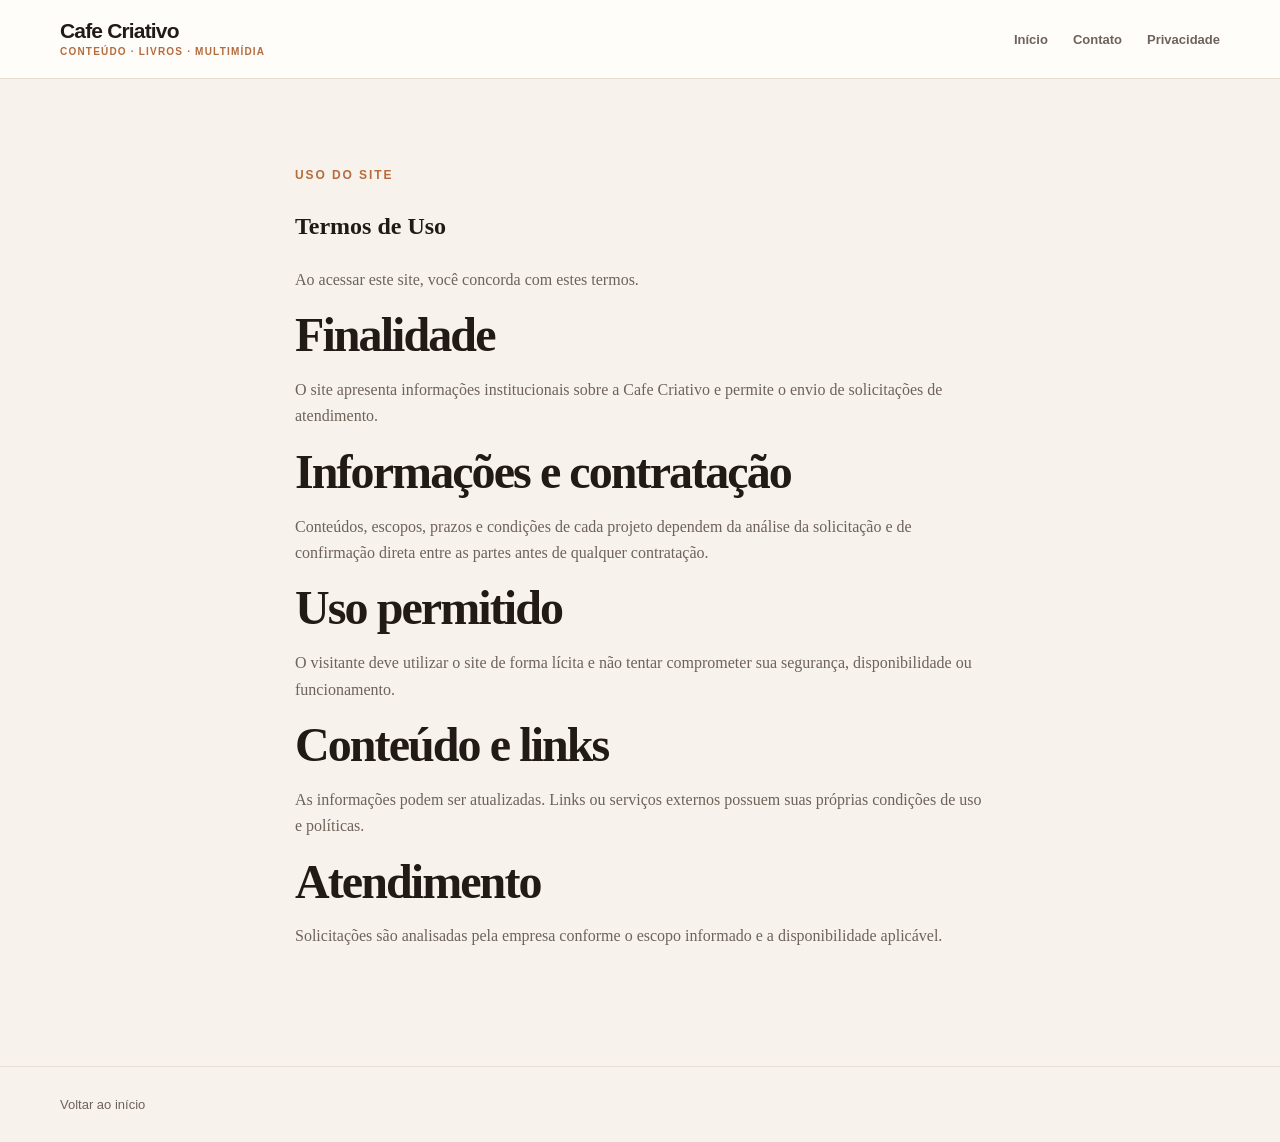
<file: terms.html>
<!doctype html><html lang="pt-BR"><head><meta charset="utf-8"><meta name="viewport" content="width=device-width,initial-scale=1"><title>Termos de Uso | Cafe Criativo</title><link rel="stylesheet" href="styles.css"></head><body><header class="top"><div class="wrap nav"><a class="brand" href="index.html">Cafe Criativo<small>Conteúdo · livros · multimídia</small></a><nav class="links"><a href="index.html">Início</a><a href="contact.html">Contato</a><a href="privacy.html">Privacidade</a></nav></div></header><main><section class="section"><div class="wrap section-head"><span class="kicker">Uso do site</span><h1>Termos de Uso</h1><p>Ao acessar este site, você concorda com estes termos.</p><h2>Finalidade</h2><p>O site apresenta informações institucionais sobre a Cafe Criativo e permite o envio de solicitações de atendimento.</p><h2>Informações e contratação</h2><p>Conteúdos, escopos, prazos e condições de cada projeto dependem da análise da solicitação e de confirmação direta entre as partes antes de qualquer contratação.</p><h2>Uso permitido</h2><p>O visitante deve utilizar o site de forma lícita e não tentar comprometer sua segurança, disponibilidade ou funcionamento.</p><h2>Conteúdo e links</h2><p>As informações podem ser atualizadas. Links ou serviços externos possuem suas próprias condições de uso e políticas.</p><h2>Atendimento</h2><p>Solicitações são analisadas pela empresa conforme o escopo informado e a disponibilidade aplicável.</p></div></section></main><footer class="footer"><div class="wrap"><a href="index.html">Voltar ao início</a></div></footer></body></html>
</file>
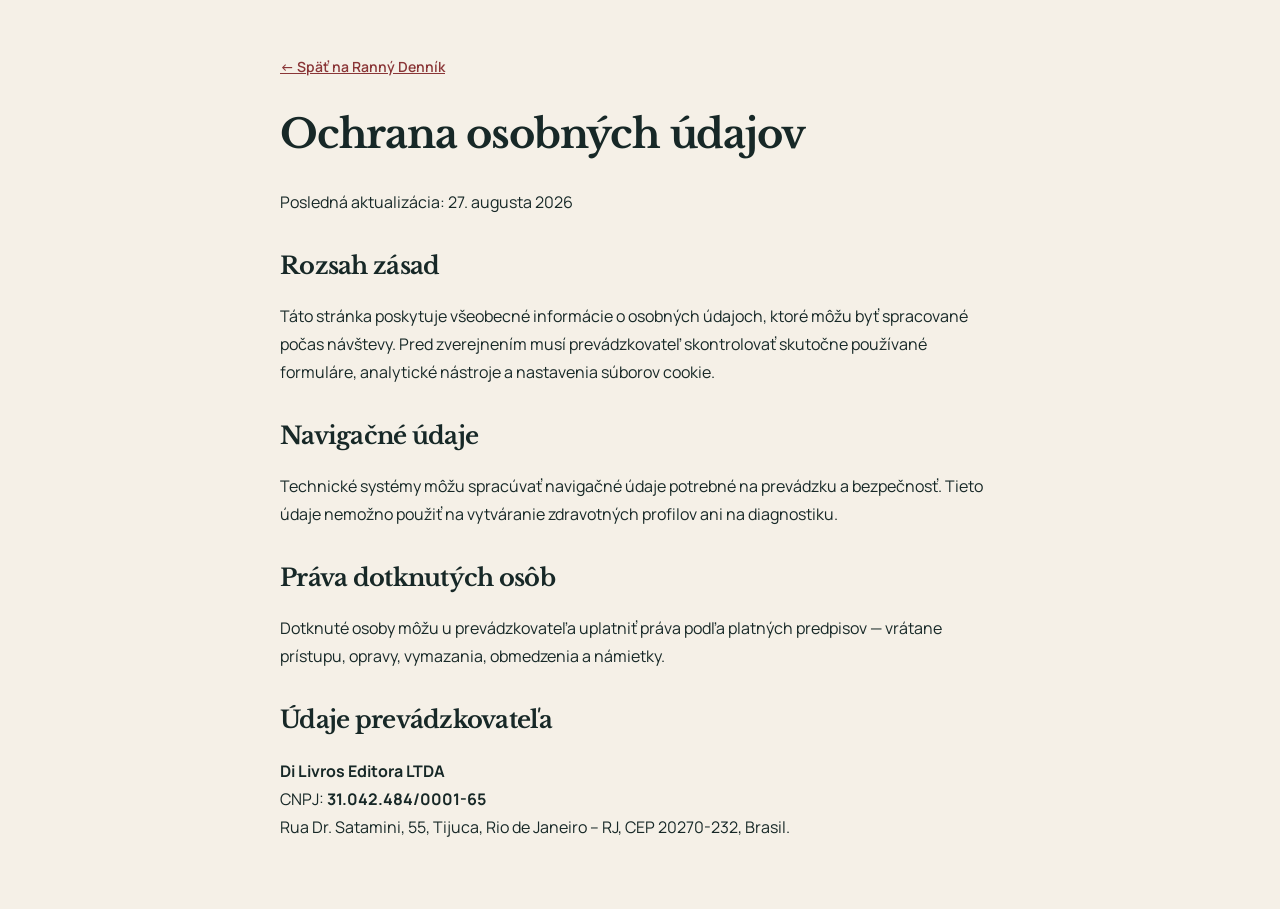
<file: eslovaquia_premgidmel_mm/privacy.html>
<!doctype html><html lang="sk"><head><meta charset="UTF-8"/><meta name="viewport" content="width=device-width,initial-scale=1.0"/><title>Ochrana osobných údajov | Ranný Denník</title><link rel="preconnect" href="https://fonts.googleapis.com"/><link rel="preconnect" href="https://fonts.gstatic.com" crossorigin/><link href="https://fonts.googleapis.com/css2?family=Libre+Baskerville:ital,wght@0,700;1,400&family=Manrope:wght@400;500;600&display=swap" rel="stylesheet"/><style>:root{--ink:#172827;--paper:#f5f0e7;--wine:#8a3637}*{box-sizing:border-box}body{max-width:760px;margin:0 auto;padding:52px 20px;background:var(--paper);color:var(--ink);font:16px/1.75 Manrope,Arial,sans-serif}a{color:var(--wine)}h1,h2{font-family:"Libre Baskerville",Georgia,serif;letter-spacing:-.03em;line-height:1.35}h1{font-size:40px}h2{margin-top:34px;font-size:24px}.back{font-size:14px;font-weight:600}</style></head><body><a class="back" href="index.html">&larr; Späť na Ranný Denník</a><h1>Ochrana osobných údajov</h1><p>Posledná aktualizácia: 27. augusta 2026</p><h2>Rozsah zásad</h2><p>Táto stránka poskytuje všeobecné informácie o osobných údajoch, ktoré môžu byť spracované počas návštevy. Pred zverejnením musí prevádzkovateľ skontrolovať skutočne používané formuláre, analytické nástroje a nastavenia súborov cookie.</p><h2>Navigačné údaje</h2><p>Technické systémy môžu spracúvať navigačné údaje potrebné na prevádzku a bezpečnosť. Tieto údaje nemožno použiť na vytváranie zdravotných profilov ani na diagnostiku.</p><h2>Práva dotknutých osôb</h2><p>Dotknuté osoby môžu u prevádzkovateľa uplatniť práva podľa platných predpisov &mdash; vrátane prístupu, opravy, vymazania, obmedzenia a námietky.</p><h2>Údaje prevádzkovateľa</h2><p><strong>Di Livros Editora LTDA</strong><br/>CNPJ: <strong>31.042.484/0001-65</strong><br/>Rua Dr. Satamini, 55, Tijuca, Rio de Janeiro &ndash; RJ, CEP 20270-232, Brasil.</p></body></html>
</file>
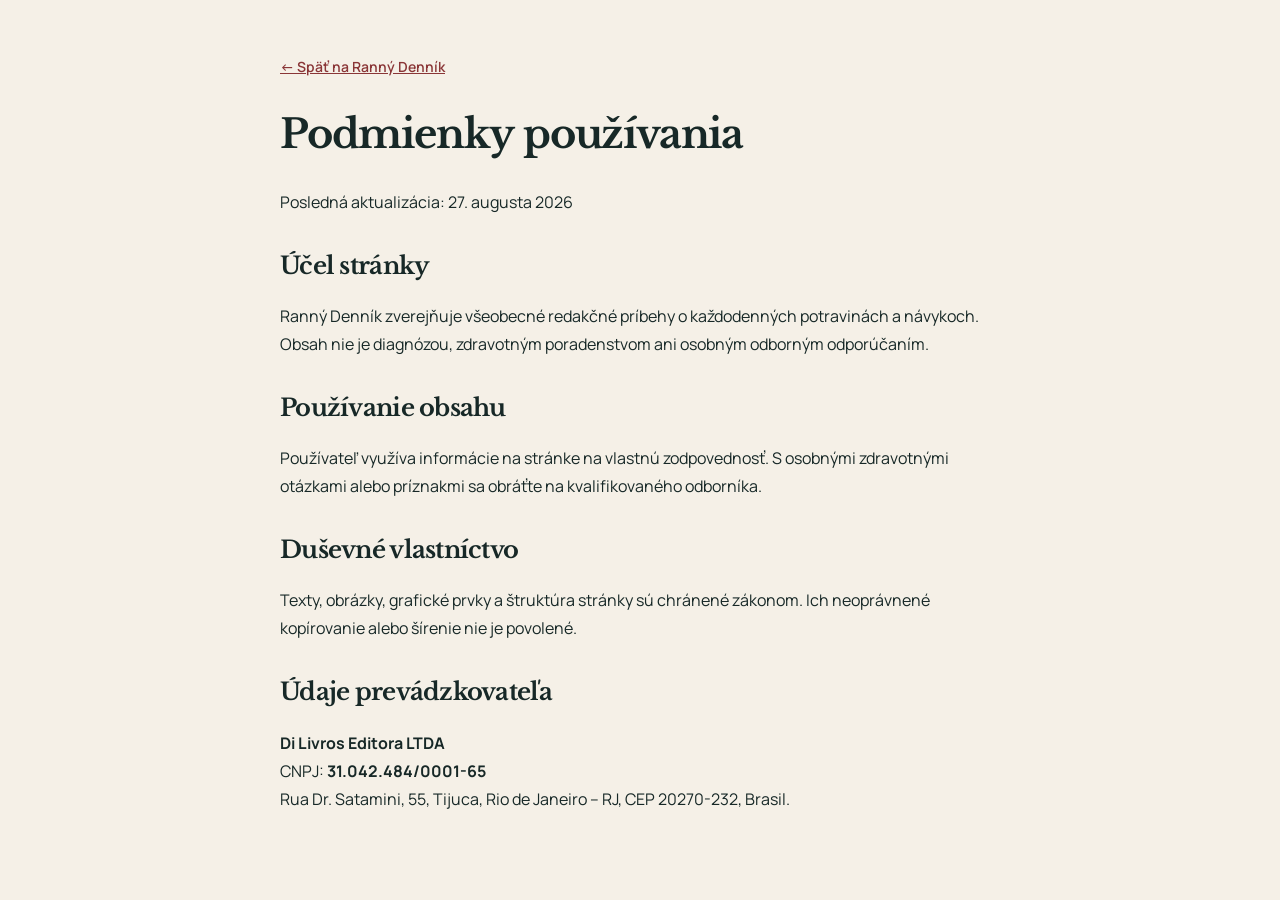
<file: eslovaquia_premgidmel_mm/terms.html>
<!doctype html><html lang="sk"><head><meta charset="UTF-8"/><meta name="viewport" content="width=device-width,initial-scale=1.0"/><title>Podmienky používania | Ranný Denník</title><link rel="preconnect" href="https://fonts.googleapis.com"/><link rel="preconnect" href="https://fonts.gstatic.com" crossorigin/><link href="https://fonts.googleapis.com/css2?family=Libre+Baskerville:ital,wght@0,700;1,400&family=Manrope:wght@400;500;600&display=swap" rel="stylesheet"/><style>:root{--ink:#172827;--paper:#f5f0e7;--wine:#8a3637}*{box-sizing:border-box}body{max-width:760px;margin:0 auto;padding:52px 20px;background:var(--paper);color:var(--ink);font:16px/1.75 Manrope,Arial,sans-serif}a{color:var(--wine)}h1,h2{font-family:"Libre Baskerville",Georgia,serif;letter-spacing:-.03em;line-height:1.35}h1{font-size:40px}h2{margin-top:34px;font-size:24px}.back{font-size:14px;font-weight:600}</style></head><body><a class="back" href="index.html">&larr; Späť na Ranný Denník</a><h1>Podmienky používania</h1><p>Posledná aktualizácia: 27. augusta 2026</p><h2>Účel stránky</h2><p>Ranný Denník zverejňuje všeobecné redakčné príbehy o každodenných potravinách a návykoch. Obsah nie je diagnózou, zdravotným poradenstvom ani osobným odborným odporúčaním.</p><h2>Používanie obsahu</h2><p>Používateľ využíva informácie na stránke na vlastnú zodpovednosť. S osobnými zdravotnými otázkami alebo príznakmi sa obráťte na kvalifikovaného odborníka.</p><h2>Duševné vlastníctvo</h2><p>Texty, obrázky, grafické prvky a štruktúra stránky sú chránené zákonom. Ich neoprávnené kopírovanie alebo šírenie nie je povolené.</p><h2>Údaje prevádzkovateľa</h2><p><strong>Di Livros Editora LTDA</strong><br/>CNPJ: <strong>31.042.484/0001-65</strong><br/>Rua Dr. Satamini, 55, Tijuca, Rio de Janeiro &ndash; RJ, CEP 20270-232, Brasil.</p></body></html>
</file>
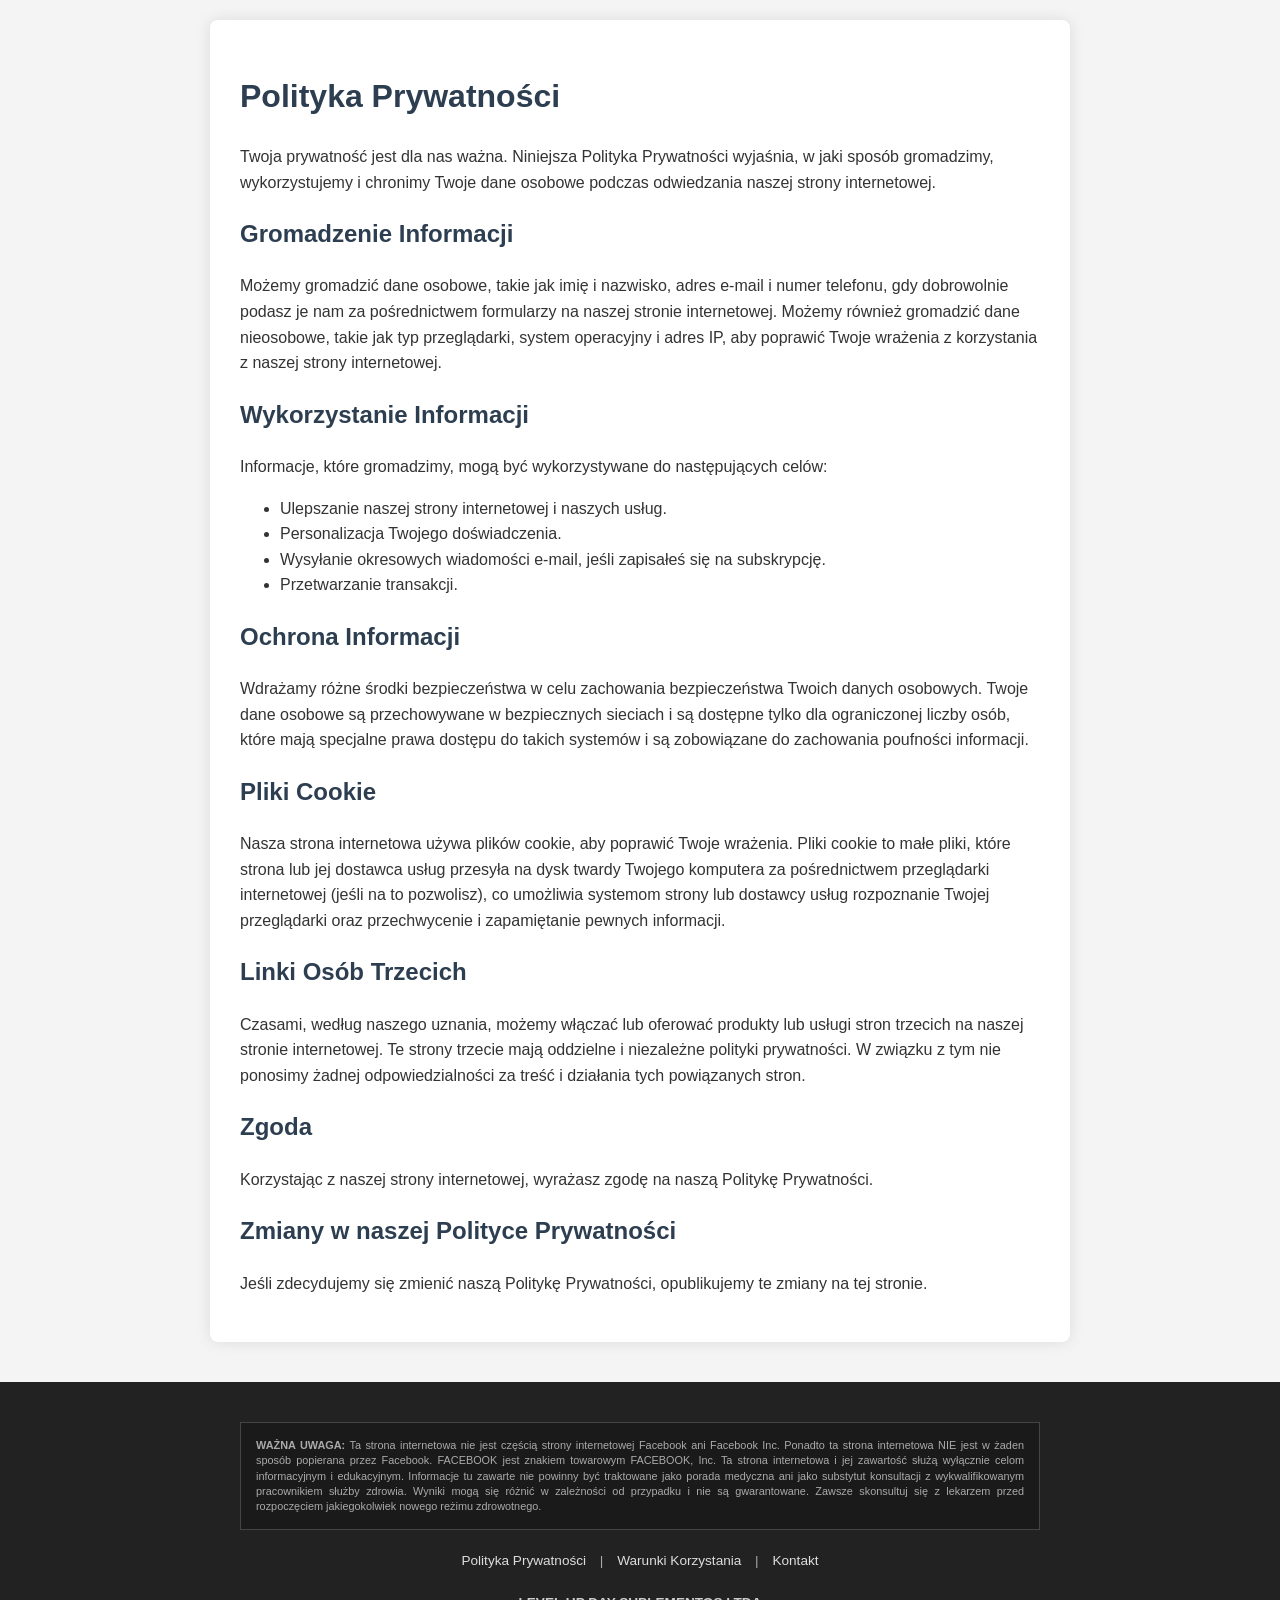
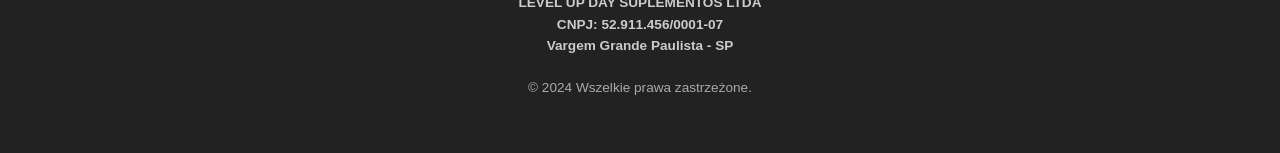
<file: presseldbpl/privacy.html>
<!DOCTYPE html>
<html lang="pl">
<head>
    <meta charset="UTF-8">
    <meta name="viewport" content="width=device-width, initial-scale=1.0">
    <title>Polityka Prywatności</title>
    <style>
        body {
            font-family: 'Arial', sans-serif;
            margin: 0;
            padding: 0;
            background-color: #f4f4f4;
            color: #333;
            line-height: 1.6;
        }
        .container {
            max-width: 800px;
            margin: 20px auto;
            background-color: #fff;
            padding: 30px;
            border-radius: 8px;
            box-shadow: 0 0 15px rgba(0, 0, 0, 0.1);
        }
        h1, h2 {
            color: #2c3e50;
        }
        .footer {
            background-color: #222;
            color: #aaa;
            text-align: center;
            padding: 40px 20px;
            font-size: 0.85em;
            margin-top: 40px;
        }
        .footer-content {
            max-width: 800px;
            margin: 0 auto;
        }
        .disclaimer-box {
            border: 1px solid #444;
            padding: 15px;
            margin-bottom: 20px;
            text-align: justify;
            font-size: 0.8em;
            line-height: 1.4;
            background-color: #1a1a1a;
        }
        .footer a {
            color: #ddd;
            text-decoration: none;
            margin: 0 10px;
        }
        .footer a:hover {
            text-decoration: underline;
            color: #fff;
        }
        .company-info {
            margin-top: 20px;
            font-weight: bold;
            color: #ccc;
        }
        @media (max-width: 600px) {
            .container {
                margin: 0;
                padding: 15px;
                border-radius: 0;
            }
        }
    </style>
</head>
<body>
    <div class="container">
        <h1>Polityka Prywatności</h1>
        <p>Twoja prywatność jest dla nas ważna. Niniejsza Polityka Prywatności wyjaśnia, w jaki sposób gromadzimy, wykorzystujemy i chronimy Twoje dane osobowe podczas odwiedzania naszej strony internetowej.</p>

        <h2>Gromadzenie Informacji</h2>
        <p>Możemy gromadzić dane osobowe, takie jak imię i nazwisko, adres e-mail i numer telefonu, gdy dobrowolnie podasz je nam za pośrednictwem formularzy na naszej stronie internetowej. Możemy również gromadzić dane nieosobowe, takie jak typ przeglądarki, system operacyjny i adres IP, aby poprawić Twoje wrażenia z korzystania z naszej strony internetowej.</p>

        <h2>Wykorzystanie Informacji</h2>
        <p>Informacje, które gromadzimy, mogą być wykorzystywane do następujących celów:</p>
        <ul>
            <li>Ulepszanie naszej strony internetowej i naszych usług.</li>
            <li>Personalizacja Twojego doświadczenia.</li>
            <li>Wysyłanie okresowych wiadomości e-mail, jeśli zapisałeś się na subskrypcję.</li>
            <li>Przetwarzanie transakcji.</li>
        </ul>

        <h2>Ochrona Informacji</h2>
        <p>Wdrażamy różne środki bezpieczeństwa w celu zachowania bezpieczeństwa Twoich danych osobowych. Twoje dane osobowe są przechowywane w bezpiecznych sieciach i są dostępne tylko dla ograniczonej liczby osób, które mają specjalne prawa dostępu do takich systemów i są zobowiązane do zachowania poufności informacji.</p>

        <h2>Pliki Cookie</h2>
        <p>Nasza strona internetowa używa plików cookie, aby poprawić Twoje wrażenia. Pliki cookie to małe pliki, które strona lub jej dostawca usług przesyła na dysk twardy Twojego komputera za pośrednictwem przeglądarki internetowej (jeśli na to pozwolisz), co umożliwia systemom strony lub dostawcy usług rozpoznanie Twojej przeglądarki oraz przechwycenie i zapamiętanie pewnych informacji.</p>

        <h2>Linki Osób Trzecich</h2>
        <p>Czasami, według naszego uznania, możemy włączać lub oferować produkty lub usługi stron trzecich na naszej stronie internetowej. Te strony trzecie mają oddzielne i niezależne polityki prywatności. W związku z tym nie ponosimy żadnej odpowiedzialności za treść i działania tych powiązanych stron.</p>

        <h2>Zgoda</h2>
        <p>Korzystając z naszej strony internetowej, wyrażasz zgodę na naszą Politykę Prywatności.</p>

        <h2>Zmiany w naszej Polityce Prywatności</h2>
        <p>Jeśli zdecydujemy się zmienić naszą Politykę Prywatności, opublikujemy te zmiany na tej stronie.</p>
    </div>
    
    <div class="footer">
        <div class="footer-content">
            <div class="disclaimer-box">
                <strong>WAŻNA UWAGA:</strong> Ta strona internetowa nie jest częścią strony internetowej Facebook ani Facebook Inc. Ponadto ta strona internetowa NIE jest w żaden sposób popierana przez Facebook. FACEBOOK jest znakiem towarowym FACEBOOK, Inc. Ta strona internetowa i jej zawartość służą wyłącznie celom informacyjnym i edukacyjnym. Informacje tu zawarte nie powinny być traktowane jako porada medyczna ani jako substytut konsultacji z wykwalifikowanym pracownikiem służby zdrowia. Wyniki mogą się różnić w zależności od przypadku i nie są gwarantowane. Zawsze skonsultuj się z lekarzem przed rozpoczęciem jakiegokolwiek nowego reżimu zdrowotnego.
            </div>
            
            <p>
                <a href="./privacy.html">Polityka Prywatności</a> | 
                <a href="./terms.html">Warunki Korzystania</a> | 
                <a href="mailto:contato@levelupday.com.br">Kontakt</a>
            </p>
            
            <div class="company-info">
                LEVEL UP DAY SUPLEMENTOS LTDA<br>
                CNPJ: 52.911.456/0001-07<br>
                Vargem Grande Paulista - SP
            </div>
            
            <p style="margin-top: 20px;">&copy; 2024 Wszelkie prawa zastrzeżone.</p>
        </div>
    </div>
</body>
</html>
</file>
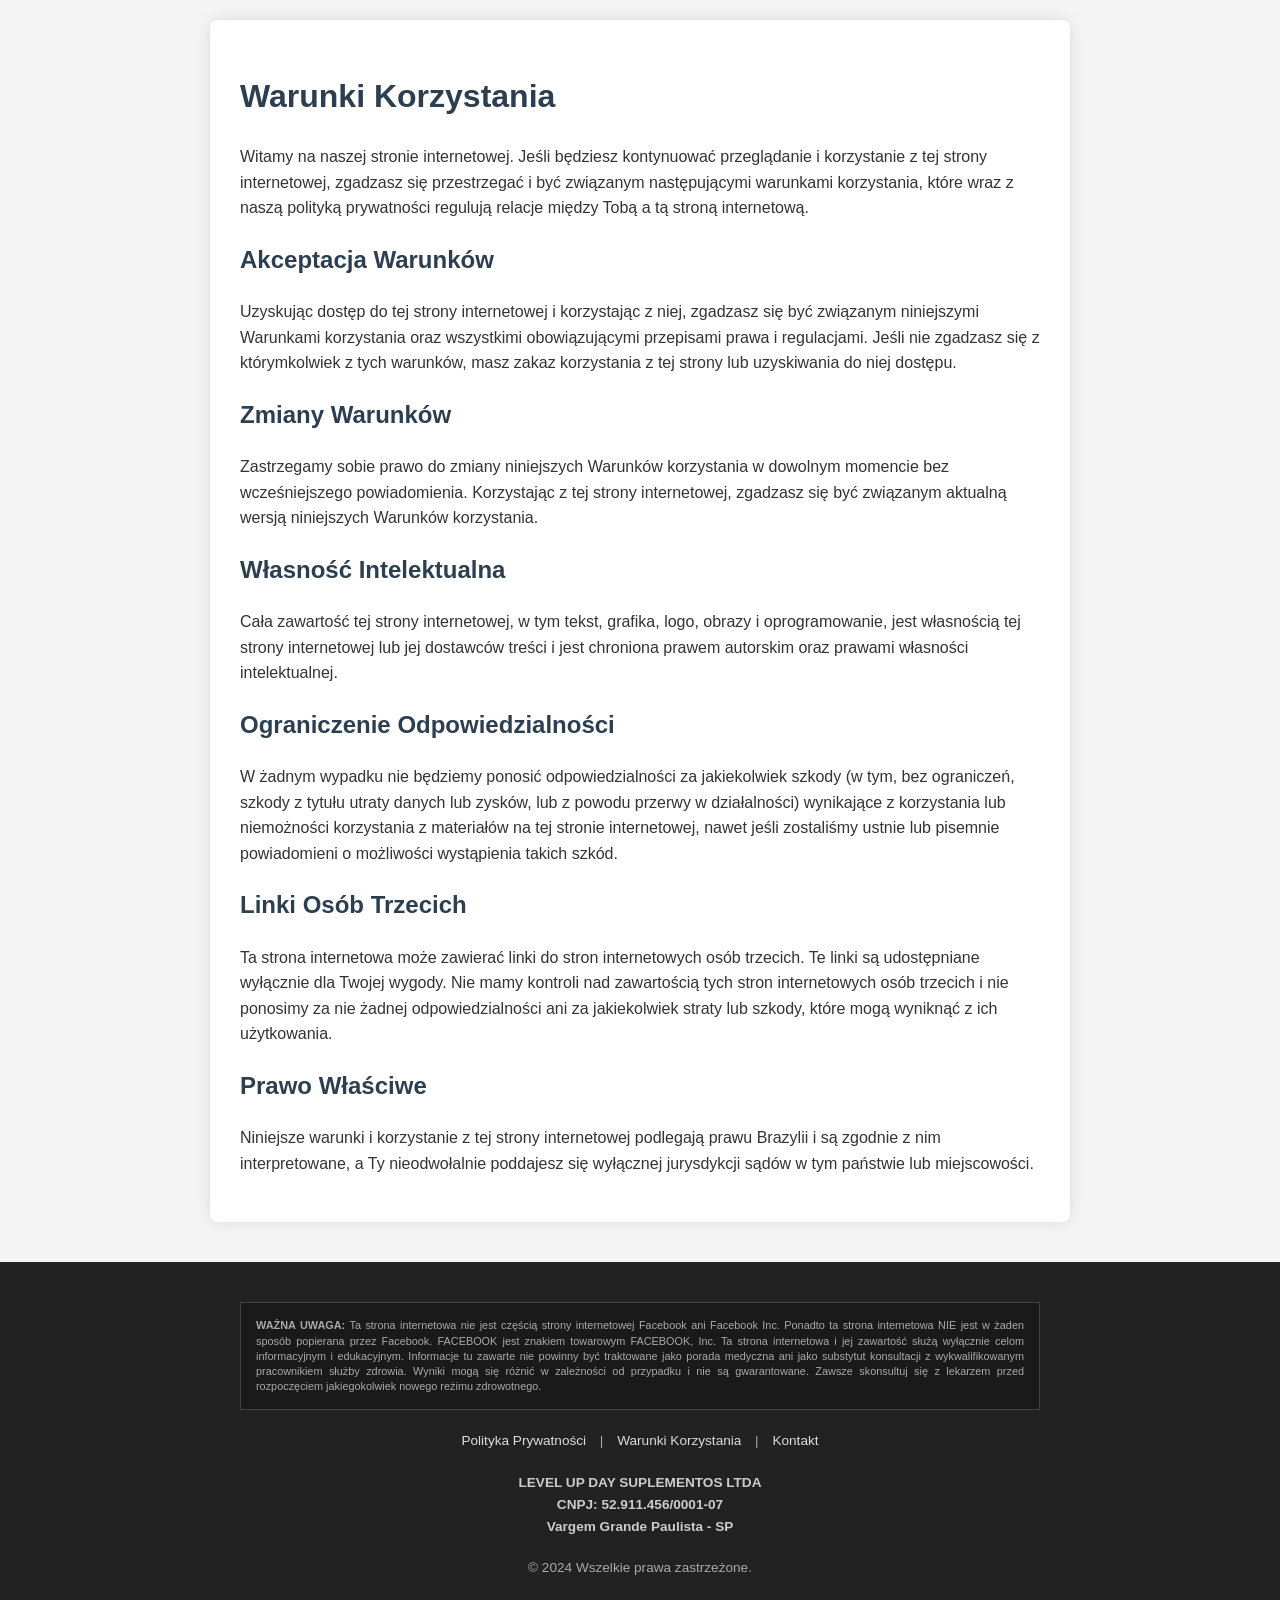
<file: presseldbpl/terms.html>
<!DOCTYPE html>
<html lang="pl">
<head>
    <meta charset="UTF-8">
    <meta name="viewport" content="width=device-width, initial-scale=1.0">
    <title>Warunki Korzystania</title>
    <style>
        body {
            font-family: 'Arial', sans-serif;
            margin: 0;
            padding: 0;
            background-color: #f4f4f4;
            color: #333;
            line-height: 1.6;
        }
        .container {
            max-width: 800px;
            margin: 20px auto;
            background-color: #fff;
            padding: 30px;
            border-radius: 8px;
            box-shadow: 0 0 15px rgba(0, 0, 0, 0.1);
        }
        h1, h2 {
            color: #2c3e50;
        }
        .footer {
            background-color: #222;
            color: #aaa;
            text-align: center;
            padding: 40px 20px;
            font-size: 0.85em;
            margin-top: 40px;
        }
        .footer-content {
            max-width: 800px;
            margin: 0 auto;
        }
        .disclaimer-box {
            border: 1px solid #444;
            padding: 15px;
            margin-bottom: 20px;
            text-align: justify;
            font-size: 0.8em;
            line-height: 1.4;
            background-color: #1a1a1a;
        }
        .footer a {
            color: #ddd;
            text-decoration: none;
            margin: 0 10px;
        }
        .footer a:hover {
            text-decoration: underline;
            color: #fff;
        }
        .company-info {
            margin-top: 20px;
            font-weight: bold;
            color: #ccc;
        }
        @media (max-width: 600px) {
            .container {
                margin: 0;
                padding: 15px;
                border-radius: 0;
            }
        }
    </style>
</head>
<body>
    <div class="container">
        <h1>Warunki Korzystania</h1>
        <p>Witamy na naszej stronie internetowej. Jeśli będziesz kontynuować przeglądanie i korzystanie z tej strony internetowej, zgadzasz się przestrzegać i być związanym następującymi warunkami korzystania, które wraz z naszą polityką prywatności regulują relacje między Tobą a tą stroną internetową.</p>

        <h2>Akceptacja Warunków</h2>
        <p>Uzyskując dostęp do tej strony internetowej i korzystając z niej, zgadzasz się być związanym niniejszymi Warunkami korzystania oraz wszystkimi obowiązującymi przepisami prawa i regulacjami. Jeśli nie zgadzasz się z którymkolwiek z tych warunków, masz zakaz korzystania z tej strony lub uzyskiwania do niej dostępu.</p>

        <h2>Zmiany Warunków</h2>
        <p>Zastrzegamy sobie prawo do zmiany niniejszych Warunków korzystania w dowolnym momencie bez wcześniejszego powiadomienia. Korzystając z tej strony internetowej, zgadzasz się być związanym aktualną wersją niniejszych Warunków korzystania.</p>

        <h2>Własność Intelektualna</h2>
        <p>Cała zawartość tej strony internetowej, w tym tekst, grafika, logo, obrazy i oprogramowanie, jest własnością tej strony internetowej lub jej dostawców treści i jest chroniona prawem autorskim oraz prawami własności intelektualnej.</p>

        <h2>Ograniczenie Odpowiedzialności</h2>
        <p>W żadnym wypadku nie będziemy ponosić odpowiedzialności za jakiekolwiek szkody (w tym, bez ograniczeń, szkody z tytułu utraty danych lub zysków, lub z powodu przerwy w działalności) wynikające z korzystania lub niemożności korzystania z materiałów na tej stronie internetowej, nawet jeśli zostaliśmy ustnie lub pisemnie powiadomieni o możliwości wystąpienia takich szkód.</p>

        <h2>Linki Osób Trzecich</h2>
        <p>Ta strona internetowa może zawierać linki do stron internetowych osób trzecich. Te linki są udostępniane wyłącznie dla Twojej wygody. Nie mamy kontroli nad zawartością tych stron internetowych osób trzecich i nie ponosimy za nie żadnej odpowiedzialności ani za jakiekolwiek straty lub szkody, które mogą wyniknąć z ich użytkowania.</p>

        <h2>Prawo Właściwe</h2>
        <p>Niniejsze warunki i korzystanie z tej strony internetowej podlegają prawu Brazylii i są zgodnie z nim interpretowane, a Ty nieodwołalnie poddajesz się wyłącznej jurysdykcji sądów w tym państwie lub miejscowości.</p>
    </div>
    
    <div class="footer">
        <div class="footer-content">
            <div class="disclaimer-box">
                <strong>WAŻNA UWAGA:</strong> Ta strona internetowa nie jest częścią strony internetowej Facebook ani Facebook Inc. Ponadto ta strona internetowa NIE jest w żaden sposób popierana przez Facebook. FACEBOOK jest znakiem towarowym FACEBOOK, Inc. Ta strona internetowa i jej zawartość służą wyłącznie celom informacyjnym i edukacyjnym. Informacje tu zawarte nie powinny być traktowane jako porada medyczna ani jako substytut konsultacji z wykwalifikowanym pracownikiem służby zdrowia. Wyniki mogą się różnić w zależności od przypadku i nie są gwarantowane. Zawsze skonsultuj się z lekarzem przed rozpoczęciem jakiegokolwiek nowego reżimu zdrowotnego.
            </div>
            
            <p>
                <a href="./privacy.html">Polityka Prywatności</a> | 
                <a href="./terms.html">Warunki Korzystania</a> | 
                <a href="mailto:contato@levelupday.com.br">Kontakt</a>
            </p>
            
            <div class="company-info">
                LEVEL UP DAY SUPLEMENTOS LTDA<br>
                CNPJ: 52.911.456/0001-07<br>
                Vargem Grande Paulista - SP
            </div>
            
            <p style="margin-top: 20px;">&copy; 2024 Wszelkie prawa zastrzeżone.</p>
        </div>
    </div>
</body>
</html>
</file>
<file: styles.css>
:root{--ink:#211a16;--muted:#6e625a;--paper:#f7f3ec;--cream:#fffdf9;--coffee:#6b3f2a;--copper:#b66b3d;--line:#e8ded2;--max:1160px}*{box-sizing:border-box}html{scroll-behavior:smooth}body{margin:0;background:var(--paper);color:var(--ink);font:16px/1.65 Georgia,"Times New Roman",serif}a{color:inherit;text-decoration:none}.wrap{width:min(var(--max),calc(100% - 40px));margin:auto}.top{border-bottom:1px solid var(--line);background:var(--cream)}.nav{min-height:78px;display:flex;align-items:center;justify-content:space-between;gap:24px}.brand{font:700 21px/1.05 Arial,sans-serif;letter-spacing:-.04em}.brand small{display:block;margin-top:5px;color:var(--copper);font-size:10px;letter-spacing:.12em;text-transform:uppercase}.links{display:flex;gap:25px;font:600 13px Arial,sans-serif;color:var(--muted)}.links a:hover{color:var(--coffee)}.hero{padding:72px 0 86px;background:var(--cream)}.hero-grid{display:grid;grid-template-columns:1fr 1fr;gap:58px;align-items:center}.kicker{color:var(--copper);font:700 12px Arial,sans-serif;letter-spacing:.16em;text-transform:uppercase}.hero h1{max-width:620px;margin:18px 0;font-size:clamp(42px,6vw,76px);line-height:1.02;letter-spacing:-.055em;font-weight:700;text-wrap:balance}.lead{max-width:600px;color:var(--muted);font-size:19px}.actions{display:flex;flex-wrap:wrap;gap:12px;margin-top:28px}.btn{display:inline-flex;justify-content:center;align-items:center;border:1px solid var(--coffee);border-radius:4px;padding:12px 19px;font:700 13px Arial,sans-serif}.primary{background:var(--coffee);color:#fff}.secondary{background:transparent;color:var(--coffee)}.hero-photo{width:100%;aspect-ratio:1/1;object-fit:cover;display:block}.section{padding:82px 0}.section-head{max-width:690px;margin-bottom:34px}.section h2{margin:9px 0;font-size:clamp(30px,4vw,48px);line-height:1.08;letter-spacing:-.04em;text-wrap:balance}.section-head p{color:var(--muted)}.feature-grid{display:grid;grid-template-columns:repeat(3,1fr);gap:1px;background:var(--line);border:1px solid var(--line)}.feature{min-height:220px;padding:28px;background:var(--cream)}.feature h3{margin:0 0 10px;font-size:23px}.feature p{margin:0;color:var(--muted)}.alt{background:var(--cream)}.identity{display:grid;grid-template-columns:.75fr 1.25fr;gap:65px}.facts{display:grid;grid-template-columns:repeat(2,1fr);gap:12px}.fact{padding:17px;border-top:1px solid var(--line)}.fact strong{display:block;margin-bottom:3px;font:700 11px Arial,sans-serif;letter-spacing:.08em;text-transform:uppercase;color:var(--copper)}.fact span{display:block}.contact{display:grid;grid-template-columns:.9fr 1.1fr;gap:65px}.form{padding:25px;background:var(--cream);border:1px solid var(--line)}label{display:block;margin-bottom:14px;font:700 12px Arial,sans-serif;color:var(--muted)}input,textarea{display:block;width:100%;margin-top:6px;padding:12px;border:1px solid #d8cabc;border-radius:3px;background:#fff;font:16px Georgia,serif;color:var(--ink)}textarea{min-height:130px;resize:vertical}.form small{display:block;margin:4px 0 17px;color:var(--muted)}.form small a{text-decoration:underline}.footer{padding:28px 0;border-top:1px solid var(--line);font:13px/1.5 Arial,sans-serif;color:var(--muted)}.footer-grid{display:flex;justify-content:space-between;gap:20px;flex-wrap:wrap}.legal{display:flex;gap:16px}.legal a:hover{text-decoration:underline}@media(max-width:780px){.wrap{width:min(100% - 28px,620px)}.nav{align-items:flex-start;padding:18px 0}.links{gap:13px;flex-wrap:wrap;justify-content:flex-end}.hero{padding:52px 0 62px}.hero-grid,.identity,.contact{grid-template-columns:1fr;gap:32px}.hero h1{font-size:48px}.feature-grid{grid-template-columns:1fr}.facts{grid-template-columns:1fr}.section{padding:60px 0}}@media(prefers-reduced-motion:reduce){html{scroll-behavior:auto}}:focus-visible{outline:3px solid var(--copper);outline-offset:3px}
</file>
